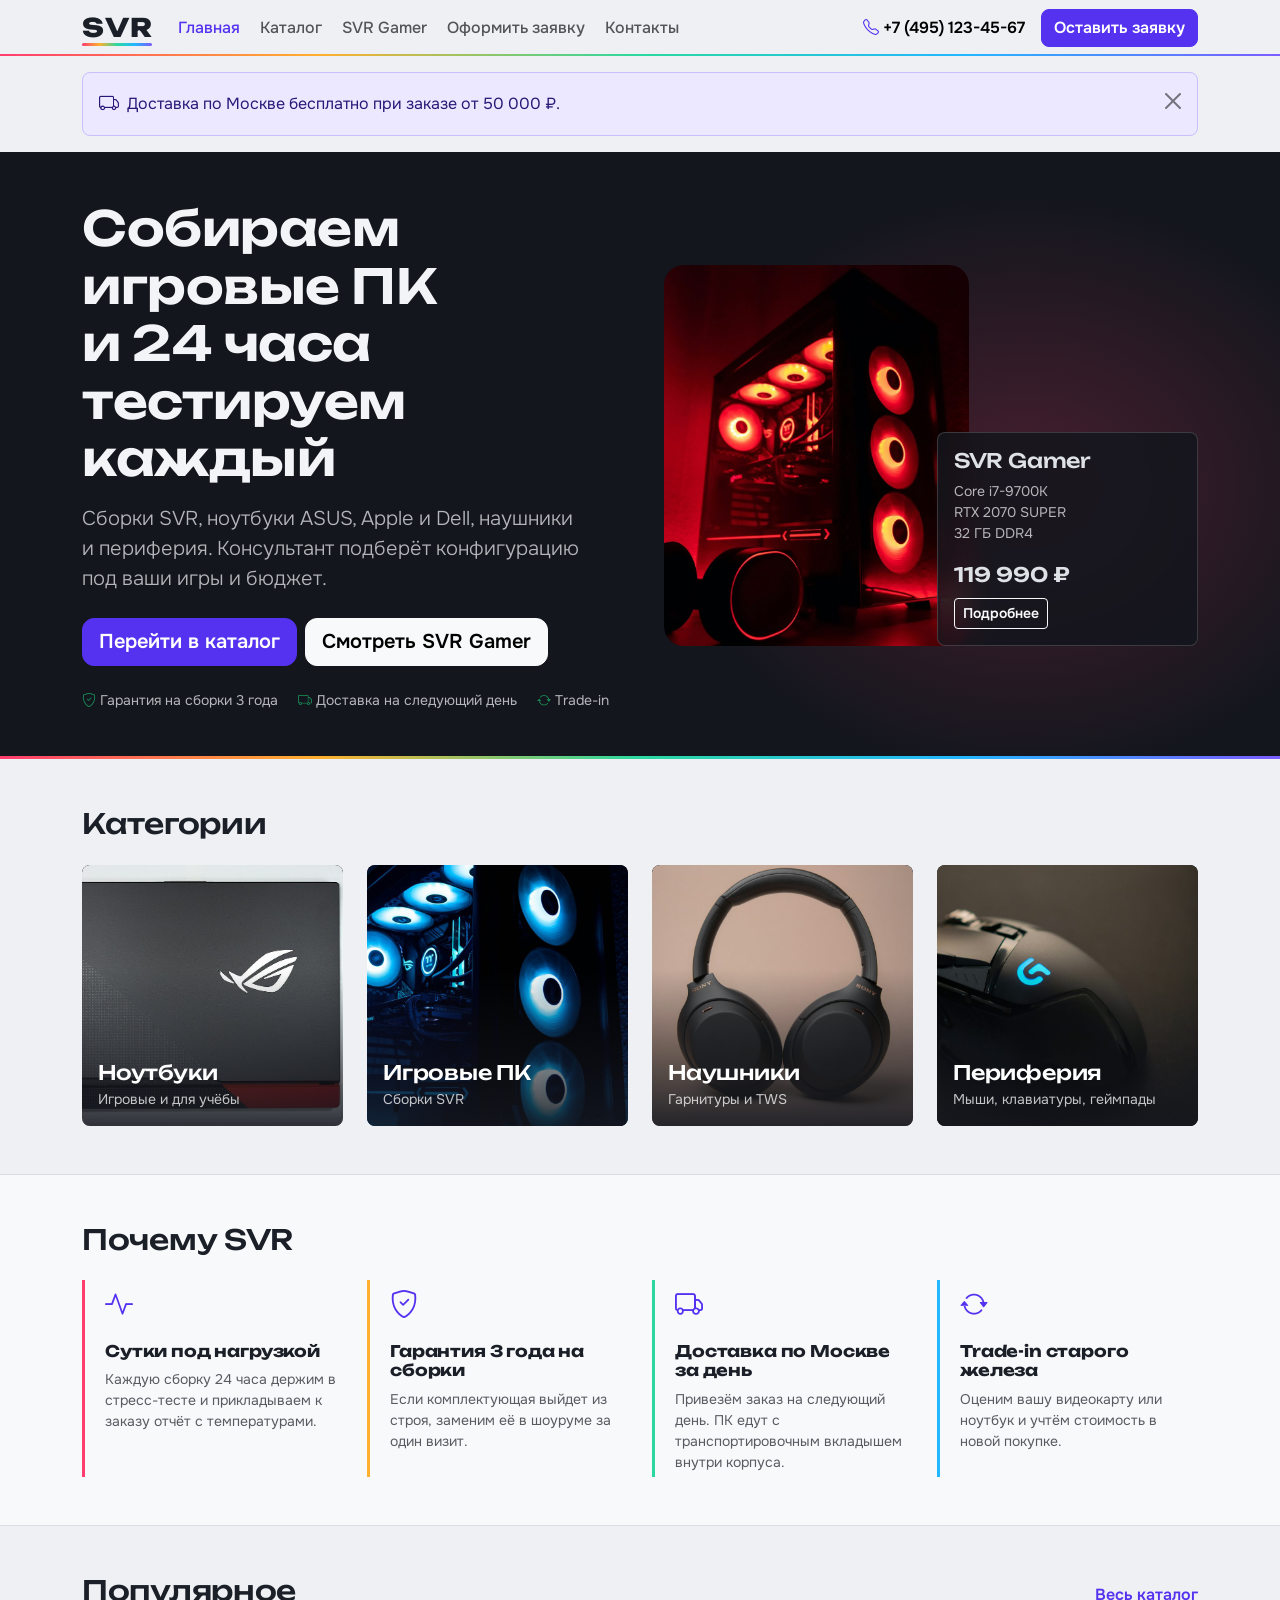
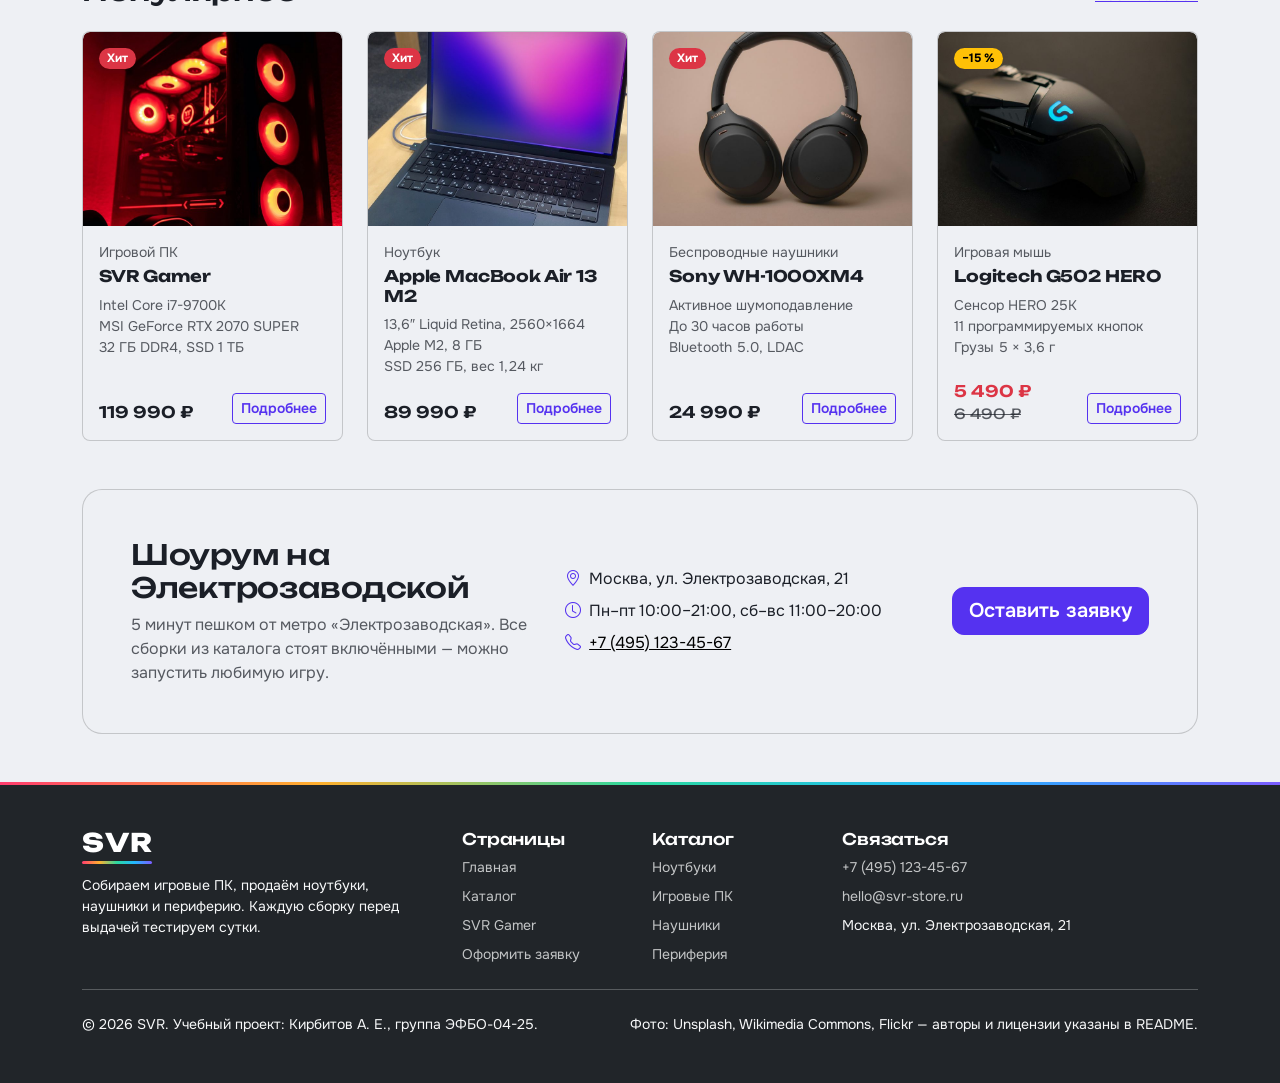
<file: index.html>
<!DOCTYPE html>
<html lang="ru">
<head>
  <meta charset="UTF-8">
  <meta name="viewport" content="width=device-width, initial-scale=1">
  <title>SVR — игровые ПК, ноутбуки и периферия | Bootstrap-версия</title>
  <meta name="description" content="Магазин SVR на Bootstrap: сборки игровых ПК со стресс-тестом 24 часа, ноутбуки, наушники и периферия.">
  <link rel="icon" href="images/favicon.svg" type="image/svg+xml">
  <!-- Bootstrap подключён локально (без CDN): файлы лежат в vendor/ -->
  <link rel="stylesheet" href="vendor/bootstrap/css/bootstrap.min.css?v=2">
  <link rel="stylesheet" href="vendor/bootstrap-icons/bootstrap-icons.min.css?v=2">
  <!-- Свои стили подключаются ПОСЛЕ Bootstrap, чтобы переопределять его -->
  <link rel="stylesheet" href="css/custom.css?v=2">
</head>
<body class="d-flex flex-column min-vh-100">
  <!-- Компонент navbar: на экранах < lg меню сворачивается в кнопку (collapse из Bootstrap JS) -->
  <nav class="navbar navbar-expand-lg bg-body sticky-top svr-navbar" aria-label="Основное меню">
    <div class="container">
      <a class="navbar-brand svr-logo" href="index.html">SVR</a>
      <button class="navbar-toggler" type="button" data-bs-toggle="collapse" data-bs-target="#mainNav"
              aria-controls="mainNav" aria-expanded="false" aria-label="Открыть меню">
        <span class="navbar-toggler-icon"></span>
      </button>
      <div class="collapse navbar-collapse" id="mainNav">
        <ul class="navbar-nav me-auto mb-3 mb-lg-0 gap-lg-1">
          <li class="nav-item"><a class="nav-link active" aria-current="page" href="index.html">Главная</a></li>
          <li class="nav-item"><a class="nav-link" href="catalog.html">Каталог</a></li>
          <li class="nav-item"><a class="nav-link" href="product.html">SVR Gamer</a></li>
          <li class="nav-item"><a class="nav-link" href="order.html">Оформить заявку</a></li>
          <li class="nav-item"><a class="nav-link" href="index.html#contacts">Контакты</a></li>
        </ul>
        <div class="d-flex flex-column flex-lg-row align-items-lg-center gap-2 gap-lg-3 pb-3 pb-lg-0">
          <a class="link-body-emphasis text-decoration-none fw-semibold" href="tel:+74951234567"><i class="bi bi-telephone text-primary me-1" aria-hidden="true"></i>+7 (495) 123-45-67</a>
          <a class="btn btn-primary" href="order.html">Оставить заявку</a>
        </div>
      </div>
    </div>
  </nav>

  <main class="flex-grow-1">
    <!-- Сообщение (alert) с кнопкой закрытия: работает через data-bs-dismiss -->
    <div class="container pt-3">
      <div class="alert alert-primary alert-dismissible fade show d-flex align-items-center gap-2 mb-0" role="alert">
        <i class="bi bi-truck fs-5" aria-hidden="true"></i>
        <span>Доставка по Москве бесплатно при заказе от 50&nbsp;000&nbsp;₽.</span>
        <button type="button" class="btn-close" data-bs-dismiss="alert" aria-label="Закрыть"></button>
      </div>
    </div>

    <!-- Hero-блок на сетке Bootstrap: на телефоне колонки друг под другом, с lg — рядом -->
    <section class="svr-hero mt-3" aria-labelledby="hero-title" data-bs-theme="dark">
      <div class="container py-5">
        <div class="row align-items-center g-5">
          <div class="col-12 col-lg-6">
            <h1 class="display-5 fw-semibold" id="hero-title">Собираем игровые ПК и&nbsp;24&nbsp;часа тестируем каждый</h1>
            <p class="lead text-body-secondary mt-3">Сборки SVR, ноутбуки ASUS, Apple и Dell, наушники и&nbsp;периферия. Консультант подберёт конфигурацию под ваши игры и&nbsp;бюджет.</p>
            <div class="d-flex flex-wrap gap-2 mt-4">
              <a class="btn btn-primary btn-lg" href="catalog.html">Перейти в каталог</a>
              <a class="btn btn-light btn-lg" href="product.html">Смотреть SVR Gamer</a>
            </div>
            <ul class="list-inline small text-body-secondary mt-4 mb-0">
              <li class="list-inline-item me-3"><i class="bi bi-shield-check text-success me-1" aria-hidden="true"></i>Гарантия на сборки 3&nbsp;года</li>
              <li class="list-inline-item me-3"><i class="bi bi-truck text-success me-1" aria-hidden="true"></i>Доставка на следующий день</li>
              <li class="list-inline-item"><i class="bi bi-arrow-repeat text-success me-1" aria-hidden="true"></i>Trade-in</li>
            </ul>
          </div>
          <div class="col-12 col-lg-6">
            <div class="row g-3 align-items-end">
              <div class="col-7">
                <img class="img-fluid rounded-4 svr-hero__img" src="images/hero.jpg" width="900" height="1125" alt="Игровой ПК SVR Gamer: стеклянный корпус, вентиляторы светятся красным">
              </div>
              <div class="col-5">
                <div class="card svr-plate">
                  <div class="card-body">
                    <h2 class="h5 card-title">SVR Gamer</h2>
                    <ul class="list-unstyled small text-body-secondary mb-3">
                      <li>Core i7-9700K</li>
                      <li>RTX 2070 SUPER</li>
                      <li>32&nbsp;ГБ DDR4</li>
                    </ul>
                    <p class="svr-price fs-5 mb-2">119&nbsp;990&nbsp;₽</p>
                    <a class="btn btn-outline-light btn-sm" href="product.html">Подробнее</a>
                  </div>
                </div>
              </div>
            </div>
          </div>
        </div>
      </div>
    </section>

    <!-- Категории: сетка row-cols — 2 колонки на телефоне, 4 на десктопе -->
    <section class="container py-5" aria-labelledby="categories-title">
      <h2 class="h3 mb-4" id="categories-title">Категории</h2>
      <div class="row row-cols-2 row-cols-md-4 g-3 g-lg-4">
          <div class="col">
            <a class="svr-cat card h-100 text-decoration-none" href="catalog.html">
              <img class="card-img svr-cat__img" src="images/c-laptops.jpg" width="800" height="800" alt="" loading="lazy">
              <span class="card-img-overlay d-flex flex-column justify-content-end text-white">
                <span class="h5 mb-1">Ноутбуки</span>
                <span class="small opacity-75">Игровые и для учёбы</span>
              </span>
            </a>
          </div>
          <div class="col">
            <a class="svr-cat card h-100 text-decoration-none" href="catalog.html">
              <img class="card-img svr-cat__img" src="images/c-pc.jpg" width="800" height="800" alt="" loading="lazy">
              <span class="card-img-overlay d-flex flex-column justify-content-end text-white">
                <span class="h5 mb-1">Игровые ПК</span>
                <span class="small opacity-75">Сборки SVR</span>
              </span>
            </a>
          </div>
          <div class="col">
            <a class="svr-cat card h-100 text-decoration-none" href="catalog.html">
              <img class="card-img svr-cat__img" src="images/c-audio.jpg" width="800" height="800" alt="" loading="lazy">
              <span class="card-img-overlay d-flex flex-column justify-content-end text-white">
                <span class="h5 mb-1">Наушники</span>
                <span class="small opacity-75">Гарнитуры и TWS</span>
              </span>
            </a>
          </div>
          <div class="col">
            <a class="svr-cat card h-100 text-decoration-none" href="catalog.html">
              <img class="card-img svr-cat__img" src="images/c-gear.jpg" width="800" height="800" alt="" loading="lazy">
              <span class="card-img-overlay d-flex flex-column justify-content-end text-white">
                <span class="h5 mb-1">Периферия</span>
                <span class="small opacity-75">Мыши, клавиатуры, геймпады</span>
              </span>
            </a>
          </div>
      </div>
    </section>

    <!-- Преимущества -->
    <section class="bg-body-tertiary border-top border-bottom py-5" id="advantages" aria-labelledby="advantages-title">
      <div class="container">
        <h2 class="h3 mb-4" id="advantages-title">Почему SVR</h2>
        <div class="row row-cols-1 row-cols-md-2 row-cols-lg-4 g-4">
          <div class="col">
            <div class="svr-feature h-100">
              <i class="bi bi-activity fs-3 text-primary" aria-hidden="true"></i>
              <h3 class="h6 fw-bold mt-3">Сутки под нагрузкой</h3>
              <p class="small text-body-secondary mb-0">Каждую сборку 24&nbsp;часа держим в стресс-тесте и прикладываем к заказу отчёт с температурами.</p>
            </div>
          </div>
          <div class="col">
            <div class="svr-feature h-100">
              <i class="bi bi-shield-check fs-3 text-primary" aria-hidden="true"></i>
              <h3 class="h6 fw-bold mt-3">Гарантия 3 года на сборки</h3>
              <p class="small text-body-secondary mb-0">Если комплектующая выйдет из строя, заменим её в шоуруме за один визит.</p>
            </div>
          </div>
          <div class="col">
            <div class="svr-feature h-100">
              <i class="bi bi-truck fs-3 text-primary" aria-hidden="true"></i>
              <h3 class="h6 fw-bold mt-3">Доставка по Москве за день</h3>
              <p class="small text-body-secondary mb-0">Привезём заказ на следующий день. ПК едут с транспортировочным вкладышем внутри корпуса.</p>
            </div>
          </div>
          <div class="col">
            <div class="svr-feature h-100">
              <i class="bi bi-arrow-repeat fs-3 text-primary" aria-hidden="true"></i>
              <h3 class="h6 fw-bold mt-3">Trade-in старого железа</h3>
              <p class="small text-body-secondary mb-0">Оценим вашу видеокарту или ноутбук и учтём стоимость в новой покупке.</p>
            </div>
          </div>
        </div>
      </div>
    </section>

    <!-- Популярные товары: компоненты card + badge + btn -->
    <section class="container py-5" id="popular" aria-labelledby="popular-title">
      <div class="d-flex justify-content-between align-items-end mb-4">
        <h2 class="h3 mb-0" id="popular-title">Популярное</h2>
        <a class="link-primary fw-semibold" href="catalog.html">Весь каталог</a>
      </div>
      <div class="row row-cols-1 row-cols-sm-2 row-cols-lg-4 g-4">
          <div class="col">
            <article class="card h-100 svr-card">
              <div class="position-relative">
                <img class="card-img-top svr-card__img" src="images/p-svr-gamer.jpg" width="800" height="600" alt="Игровой ПК SVR Gamer в корпусе со стеклянными панелями, вентиляторы светятся красным" loading="lazy">
                <span class="badge rounded-pill text-bg-danger position-absolute top-0 start-0 m-3">Хит</span>
              </div>
              <div class="card-body d-flex flex-column">
                <p class="small text-body-secondary mb-1">Игровой ПК</p>
                <h3 class="card-title h6 fw-bold">SVR Gamer</h3>
                <ul class="list-unstyled small text-body-secondary mb-3">
                  <li>Intel Core i7-9700K</li>
                  <li>MSI GeForce RTX 2070 SUPER</li>
                  <li>32&nbsp;ГБ DDR4, SSD 1&nbsp;ТБ</li>
                </ul>
                <div class="mt-auto d-flex align-items-end justify-content-between gap-2">
                  <p class="svr-price mb-0 d-flex flex-column ">119&nbsp;990&nbsp;₽</p>
                  <a class="btn btn-outline-primary btn-sm" href="product.html">Подробнее<span class="visually-hidden"> про SVR Gamer</span></a>
                </div>
              </div>
            </article>
          </div>
          <div class="col">
            <article class="card h-100 svr-card">
              <div class="position-relative">
                <img class="card-img-top svr-card__img" src="images/p-macbook-air-m2.jpg" width="800" height="600" alt="Ноутбук Apple MacBook Air M2 цвета «тёмная ночь» с открытой крышкой" loading="lazy">
                <span class="badge rounded-pill text-bg-danger position-absolute top-0 start-0 m-3">Хит</span>
              </div>
              <div class="card-body d-flex flex-column">
                <p class="small text-body-secondary mb-1">Ноутбук</p>
                <h3 class="card-title h6 fw-bold">Apple MacBook Air 13 M2</h3>
                <ul class="list-unstyled small text-body-secondary mb-3">
                  <li>13,6″ Liquid Retina, 2560×1664</li>
                  <li>Apple M2, 8&nbsp;ГБ</li>
                  <li>SSD 256&nbsp;ГБ, вес 1,24&nbsp;кг</li>
                </ul>
                <div class="mt-auto d-flex align-items-end justify-content-between gap-2">
                  <p class="svr-price mb-0 d-flex flex-column ">89&nbsp;990&nbsp;₽</p>
                  <a class="btn btn-outline-primary btn-sm" href="product.html">Подробнее<span class="visually-hidden"> про Apple MacBook Air 13 M2</span></a>
                </div>
              </div>
            </article>
          </div>
          <div class="col">
            <article class="card h-100 svr-card">
              <div class="position-relative">
                <img class="card-img-top svr-card__img" src="images/p-sony-wh-1000xm4.jpg" width="800" height="600" alt="Чёрные полноразмерные наушники Sony WH-1000XM4 на бежевом фоне" loading="lazy">
                <span class="badge rounded-pill text-bg-danger position-absolute top-0 start-0 m-3">Хит</span>
              </div>
              <div class="card-body d-flex flex-column">
                <p class="small text-body-secondary mb-1">Беспроводные наушники</p>
                <h3 class="card-title h6 fw-bold">Sony WH-1000XM4</h3>
                <ul class="list-unstyled small text-body-secondary mb-3">
                  <li>Активное шумоподавление</li>
                  <li>До 30&nbsp;часов работы</li>
                  <li>Bluetooth 5.0, LDAC</li>
                </ul>
                <div class="mt-auto d-flex align-items-end justify-content-between gap-2">
                  <p class="svr-price mb-0 d-flex flex-column ">24&nbsp;990&nbsp;₽</p>
                  <a class="btn btn-outline-primary btn-sm" href="product.html">Подробнее<span class="visually-hidden"> про Sony WH-1000XM4</span></a>
                </div>
              </div>
            </article>
          </div>
          <div class="col">
            <article class="card h-100 svr-card">
              <div class="position-relative">
                <img class="card-img-top svr-card__img" src="images/p-logitech-g502.jpg" width="800" height="600" alt="Проводная игровая мышь Logitech G502 HERO с подсвеченным логотипом" loading="lazy">
                <span class="badge rounded-pill text-bg-warning position-absolute top-0 start-0 m-3">−15&nbsp;%</span>
              </div>
              <div class="card-body d-flex flex-column">
                <p class="small text-body-secondary mb-1">Игровая мышь</p>
                <h3 class="card-title h6 fw-bold">Logitech G502 HERO</h3>
                <ul class="list-unstyled small text-body-secondary mb-3">
                  <li>Сенсор HERO 25K</li>
                  <li>11 программируемых кнопок</li>
                  <li>Грузы 5 × 3,6&nbsp;г</li>
                </ul>
                <div class="mt-auto d-flex align-items-end justify-content-between gap-2">
                  <p class="svr-price mb-0 d-flex flex-column text-danger">5&nbsp;490&nbsp;₽ <s class="small text-body-secondary fw-normal">6&nbsp;490&nbsp;₽</s></p>
                  <a class="btn btn-outline-primary btn-sm" href="product.html">Подробнее<span class="visually-hidden"> про Logitech G502 HERO</span></a>
                </div>
              </div>
            </article>
          </div>
      </div>
    </section>

    <!-- Контакты -->
    <section class="container pb-5" id="contacts" aria-labelledby="contacts-title">
      <div class="card svr-panel">
        <div class="card-body p-4 p-lg-5">
          <div class="row g-4 align-items-center">
            <div class="col-12 col-lg-5">
              <h2 class="h3" id="contacts-title">Шоурум на Электрозаводской</h2>
              <p class="text-body-secondary mb-0">5 минут пешком от метро «Электрозаводская». Все сборки из каталога стоят включёнными — можно запустить любимую игру.</p>
            </div>
            <div class="col-12 col-md-7 col-lg-4">
              <ul class="list-unstyled d-grid gap-2 mb-0">
                <li><i class="bi bi-geo-alt text-primary me-2" aria-hidden="true"></i>Москва, ул. Электрозаводская, 21</li>
                <li><i class="bi bi-clock text-primary me-2" aria-hidden="true"></i>Пн–пт 10:00–21:00, сб–вс 11:00–20:00</li>
                <li><i class="bi bi-telephone text-primary me-2" aria-hidden="true"></i><a class="link-body-emphasis" href="tel:+74951234567">+7 (495) 123-45-67</a></li>
              </ul>
            </div>
            <div class="col-12 col-md-5 col-lg-3 text-md-end">
              <a class="btn btn-primary btn-lg" href="order.html">Оставить заявку</a>
            </div>
          </div>
        </div>
      </div>
    </section>
  </main>

  <footer class="svr-footer bg-dark text-light-emphasis" data-bs-theme="dark">
    <div class="container py-5">
      <div class="row g-4">
        <div class="col-12 col-lg-4">
          <a class="svr-logo svr-logo--light text-decoration-none" href="index.html">SVR</a>
          <p class="small mt-3 mb-0">Собираем игровые ПК, продаём ноутбуки, наушники и периферию. Каждую сборку перед выдачей тестируем сутки.</p>
        </div>
        <nav class="col-6 col-md-4 col-lg-2" aria-label="Страницы сайта">
          <h2 class="h6 text-white">Страницы</h2>
          <ul class="list-unstyled small d-grid gap-2 mb-0">
            <li><a class="link-light link-opacity-75 link-opacity-100-hover text-decoration-none" href="index.html">Главная</a></li>
            <li><a class="link-light link-opacity-75 link-opacity-100-hover text-decoration-none" href="catalog.html">Каталог</a></li>
            <li><a class="link-light link-opacity-75 link-opacity-100-hover text-decoration-none" href="product.html">SVR Gamer</a></li>
            <li><a class="link-light link-opacity-75 link-opacity-100-hover text-decoration-none" href="order.html">Оформить заявку</a></li>
          </ul>
        </nav>
        <nav class="col-6 col-md-4 col-lg-2" aria-label="Категории каталога">
          <h2 class="h6 text-white">Каталог</h2>
          <ul class="list-unstyled small d-grid gap-2 mb-0">
            <li><a class="link-light link-opacity-75 link-opacity-100-hover text-decoration-none" href="catalog.html">Ноутбуки</a></li>
            <li><a class="link-light link-opacity-75 link-opacity-100-hover text-decoration-none" href="catalog.html">Игровые ПК</a></li>
            <li><a class="link-light link-opacity-75 link-opacity-100-hover text-decoration-none" href="catalog.html">Наушники</a></li>
            <li><a class="link-light link-opacity-75 link-opacity-100-hover text-decoration-none" href="catalog.html">Периферия</a></li>
          </ul>
        </nav>
        <div class="col-12 col-md-4 col-lg-4">
          <h2 class="h6 text-white">Связаться</h2>
          <address class="small mb-0 d-grid gap-2">
            <a class="link-light link-opacity-75 link-opacity-100-hover text-decoration-none" href="tel:+74951234567">+7 (495) 123-45-67</a>
            <a class="link-light link-opacity-75 link-opacity-100-hover text-decoration-none" href="mailto:hello@svr-store.ru">hello@svr-store.ru</a>
            <span>Москва, ул. Электрозаводская, 21</span>
          </address>
        </div>
      </div>
      <hr class="my-4">
      <div class="d-flex flex-column flex-md-row justify-content-between gap-2 small">
        <p class="mb-0">© 2026 SVR. Учебный проект: Кирбитов А. Е., группа ЭФБО-04-25.</p>
        <p class="mb-0">Фото: Unsplash, Wikimedia Commons, Flickr — авторы и лицензии указаны в README.</p>
      </div>
    </div>
  </footer>

  <!-- Bootstrap JS Bundle (вместе с Popper): нужен для collapse, modal, carousel, tabs, offcanvas -->
  <script src="vendor/bootstrap/js/bootstrap.bundle.min.js?v=2"></script>
</body>
</html>
</file>
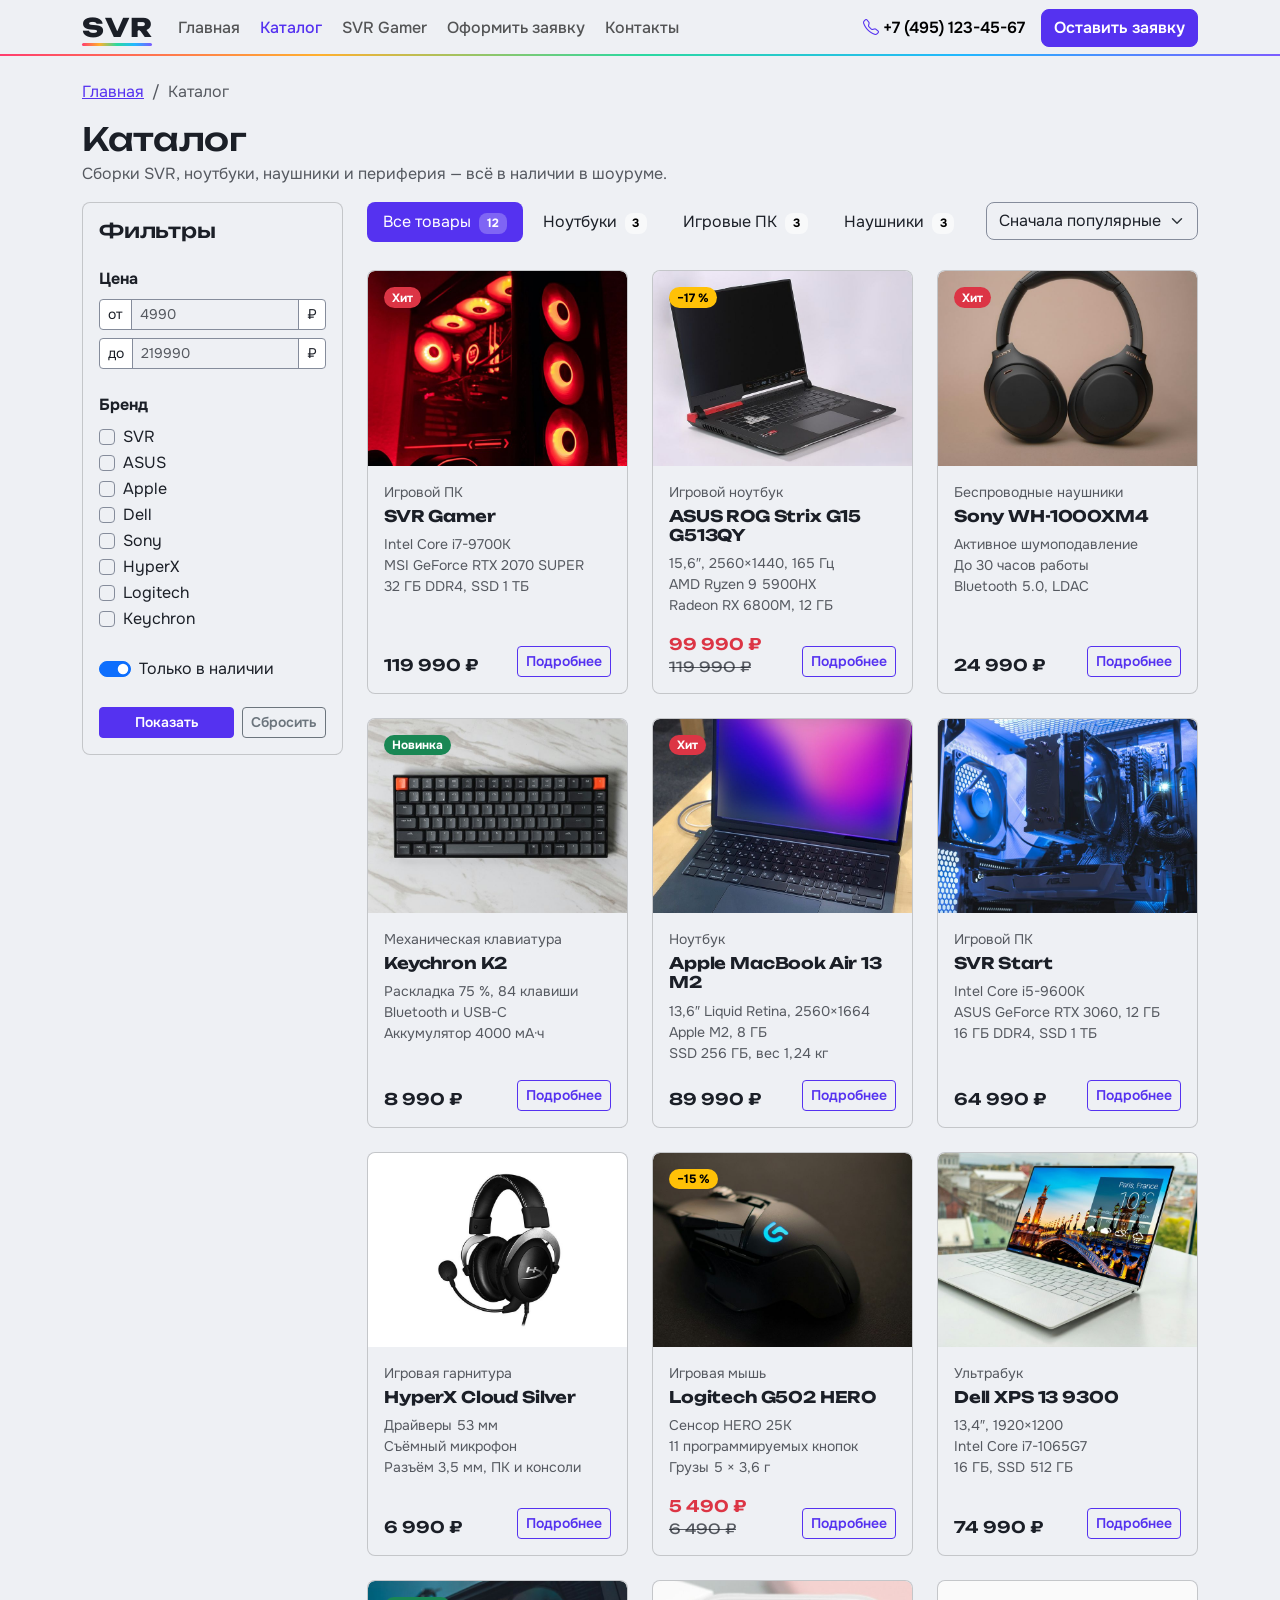
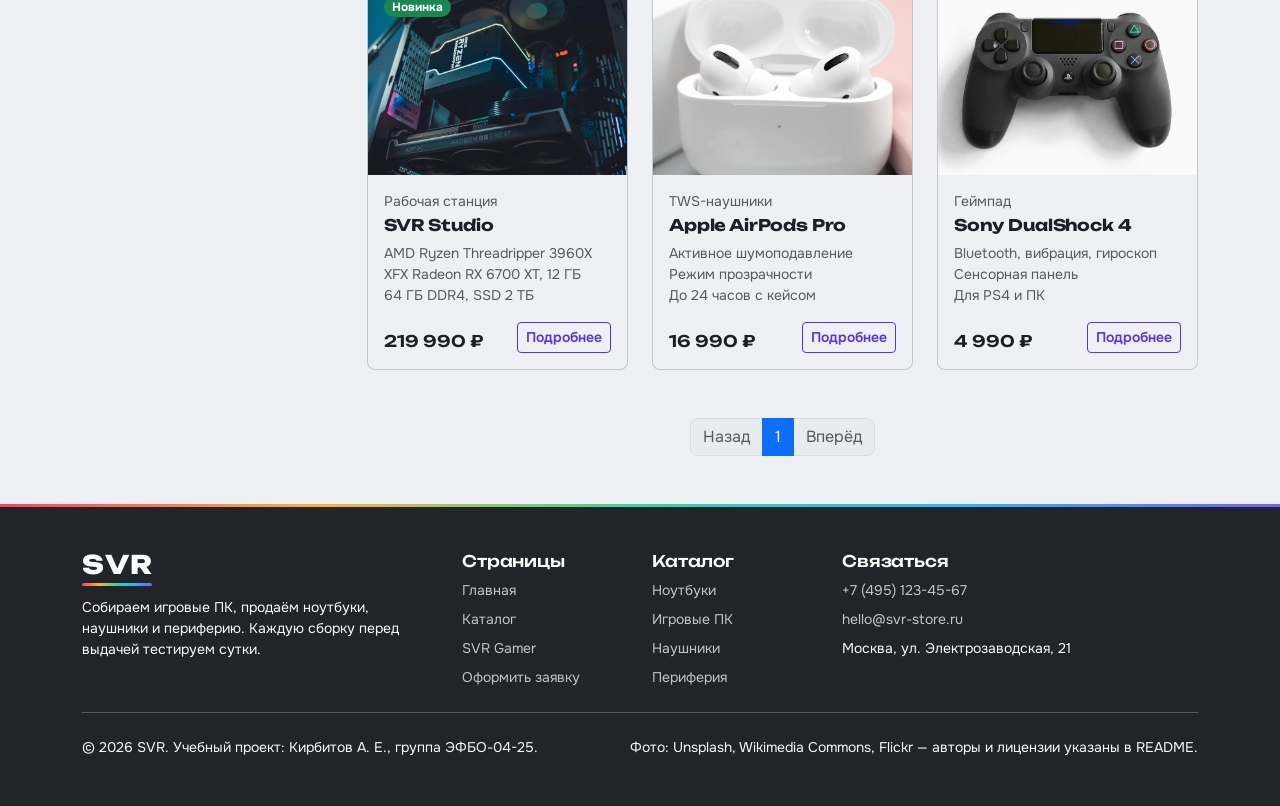
<file: catalog.html>
<!DOCTYPE html>
<html lang="ru">
<head>
  <meta charset="UTF-8">
  <meta name="viewport" content="width=device-width, initial-scale=1">
  <title>Каталог — SVR | Bootstrap-версия</title>
  <meta name="description" content="Каталог SVR на Bootstrap: ноутбуки, сборки игровых ПК, наушники и периферия с фильтром по категориям.">
  <link rel="icon" href="images/favicon.svg" type="image/svg+xml">
  <!-- Bootstrap подключён локально (без CDN): файлы лежат в vendor/ -->
  <link rel="stylesheet" href="vendor/bootstrap/css/bootstrap.min.css?v=2">
  <link rel="stylesheet" href="vendor/bootstrap-icons/bootstrap-icons.min.css?v=2">
  <!-- Свои стили подключаются ПОСЛЕ Bootstrap, чтобы переопределять его -->
  <link rel="stylesheet" href="css/custom.css?v=2">
</head>
<body class="d-flex flex-column min-vh-100">
  <!-- Компонент navbar: на экранах < lg меню сворачивается в кнопку (collapse из Bootstrap JS) -->
  <nav class="navbar navbar-expand-lg bg-body sticky-top svr-navbar" aria-label="Основное меню">
    <div class="container">
      <a class="navbar-brand svr-logo" href="index.html">SVR</a>
      <button class="navbar-toggler" type="button" data-bs-toggle="collapse" data-bs-target="#mainNav"
              aria-controls="mainNav" aria-expanded="false" aria-label="Открыть меню">
        <span class="navbar-toggler-icon"></span>
      </button>
      <div class="collapse navbar-collapse" id="mainNav">
        <ul class="navbar-nav me-auto mb-3 mb-lg-0 gap-lg-1">
          <li class="nav-item"><a class="nav-link" href="index.html">Главная</a></li>
          <li class="nav-item"><a class="nav-link active" aria-current="page" href="catalog.html">Каталог</a></li>
          <li class="nav-item"><a class="nav-link" href="product.html">SVR Gamer</a></li>
          <li class="nav-item"><a class="nav-link" href="order.html">Оформить заявку</a></li>
          <li class="nav-item"><a class="nav-link" href="index.html#contacts">Контакты</a></li>
        </ul>
        <div class="d-flex flex-column flex-lg-row align-items-lg-center gap-2 gap-lg-3 pb-3 pb-lg-0">
          <a class="link-body-emphasis text-decoration-none fw-semibold" href="tel:+74951234567"><i class="bi bi-telephone text-primary me-1" aria-hidden="true"></i>+7 (495) 123-45-67</a>
          <a class="btn btn-primary" href="order.html">Оставить заявку</a>
        </div>
      </div>
    </div>
  </nav>

  <main class="flex-grow-1">
    <div class="container">
      <nav aria-label="Хлебные крошки" class="pt-4">
        <ol class="breadcrumb small mb-0">
          <li class="breadcrumb-item"><a href="index.html">Главная</a></li>
          <li class="breadcrumb-item active" aria-current="page">Каталог</li>
        </ol>
      </nav>
      <div class="d-flex flex-wrap justify-content-between align-items-end gap-3 py-3">
        <div>
          <h1 class="h2 mb-1">Каталог</h1>
          <p class="text-body-secondary mb-0">Сборки SVR, ноутбуки, наушники и периферия — всё в наличии в шоуруме.</p>
        </div>
        <!-- Кнопка видна только на экранах < lg: открывает фильтры в offcanvas -->
        <button class="btn btn-outline-primary d-lg-none" type="button" data-bs-toggle="offcanvas" data-bs-target="#filters" aria-controls="filters">
          <i class="bi bi-funnel me-1" aria-hidden="true"></i>Фильтры
        </button>
      </div>

      <div class="row g-4 pb-5">
        <!-- offcanvas-lg: на десктопе это обычная колонка, на телефоне — выезжающая панель -->
        <aside class="col-lg-3">
          <div class="offcanvas-lg offcanvas-start" tabindex="-1" id="filters">
            <div class="offcanvas-header">
              <h2 class="offcanvas-title h5" id="filtersLabel">Фильтры</h2>
              <button type="button" class="btn-close" data-bs-dismiss="offcanvas" data-bs-target="#filters" aria-label="Закрыть"></button>
            </div>
            <div class="offcanvas-body">
              <form class="card svr-filter w-100" action="catalog.html" method="get">
                <div class="card-body d-grid gap-4">
                  <h2 class="h5 mb-0 d-none d-lg-block">Фильтры</h2>
                  <fieldset>
                    <legend class="fs-6 fw-bold">Цена</legend>
                    <div class="input-group input-group-sm mb-2">
                      <span class="input-group-text">от</span>
                      <input type="number" class="form-control" name="price_from" min="0" step="1000" placeholder="4990" aria-label="Цена от">
                      <span class="input-group-text">₽</span>
                    </div>
                    <div class="input-group input-group-sm">
                      <span class="input-group-text">до</span>
                      <input type="number" class="form-control" name="price_to" min="0" step="1000" placeholder="219990" aria-label="Цена до">
                      <span class="input-group-text">₽</span>
                    </div>
                  </fieldset>
                  <fieldset>
                    <legend class="fs-6 fw-bold">Бренд</legend>
                <div class="form-check">
                  <input class="form-check-input" type="checkbox" value="svr" id="brand-svr" name="brand">
                  <label class="form-check-label" for="brand-svr">SVR</label>
                </div>
                <div class="form-check">
                  <input class="form-check-input" type="checkbox" value="asus" id="brand-asus" name="brand">
                  <label class="form-check-label" for="brand-asus">ASUS</label>
                </div>
                <div class="form-check">
                  <input class="form-check-input" type="checkbox" value="apple" id="brand-apple" name="brand">
                  <label class="form-check-label" for="brand-apple">Apple</label>
                </div>
                <div class="form-check">
                  <input class="form-check-input" type="checkbox" value="dell" id="brand-dell" name="brand">
                  <label class="form-check-label" for="brand-dell">Dell</label>
                </div>
                <div class="form-check">
                  <input class="form-check-input" type="checkbox" value="sony" id="brand-sony" name="brand">
                  <label class="form-check-label" for="brand-sony">Sony</label>
                </div>
                <div class="form-check">
                  <input class="form-check-input" type="checkbox" value="hyperx" id="brand-hyperx" name="brand">
                  <label class="form-check-label" for="brand-hyperx">HyperX</label>
                </div>
                <div class="form-check">
                  <input class="form-check-input" type="checkbox" value="logitech" id="brand-logitech" name="brand">
                  <label class="form-check-label" for="brand-logitech">Logitech</label>
                </div>
                <div class="form-check">
                  <input class="form-check-input" type="checkbox" value="keychron" id="brand-keychron" name="brand">
                  <label class="form-check-label" for="brand-keychron">Keychron</label>
                </div>
                  </fieldset>
                  <div class="form-check form-switch">
                    <input class="form-check-input" type="checkbox" role="switch" id="in-stock" name="in_stock" checked>
                    <label class="form-check-label" for="in-stock">Только в наличии</label>
                  </div>
                  <div class="d-flex gap-2">
                    <button class="btn btn-primary btn-sm flex-grow-1" type="submit">Показать</button>
                    <button class="btn btn-outline-secondary btn-sm" type="reset">Сбросить</button>
                  </div>
                </div>
              </form>
            </div>
          </div>
        </aside>

        <section class="col-lg-9" aria-labelledby="catalog-list-title">
          <h2 class="visually-hidden" id="catalog-list-title">Товары</h2>
          <div class="d-flex flex-column flex-md-row justify-content-between gap-3 mb-4">
            <!-- Категории переключаются компонентом Tabs (nav-pills) без собственного JavaScript -->
            <ul class="nav nav-pills svr-pills flex-nowrap overflow-x-auto pb-1" id="catalogTabs" role="tablist">
            <li class="nav-item" role="presentation">
              <button class="nav-link active" id="tab-all" data-bs-toggle="pill" data-bs-target="#pane-all" type="button" role="tab" aria-controls="pane-all" aria-selected="true">Все товары <span class="badge text-bg-light ms-1">12</span></button>
            </li>
            <li class="nav-item" role="presentation">
              <button class="nav-link" id="tab-laptops" data-bs-toggle="pill" data-bs-target="#pane-laptops" type="button" role="tab" aria-controls="pane-laptops" aria-selected="false">Ноутбуки <span class="badge text-bg-light ms-1">3</span></button>
            </li>
            <li class="nav-item" role="presentation">
              <button class="nav-link" id="tab-builds" data-bs-toggle="pill" data-bs-target="#pane-builds" type="button" role="tab" aria-controls="pane-builds" aria-selected="false">Игровые ПК <span class="badge text-bg-light ms-1">3</span></button>
            </li>
            <li class="nav-item" role="presentation">
              <button class="nav-link" id="tab-audio" data-bs-toggle="pill" data-bs-target="#pane-audio" type="button" role="tab" aria-controls="pane-audio" aria-selected="false">Наушники <span class="badge text-bg-light ms-1">3</span></button>
            </li>
            <li class="nav-item" role="presentation">
              <button class="nav-link" id="tab-gear" data-bs-toggle="pill" data-bs-target="#pane-gear" type="button" role="tab" aria-controls="pane-gear" aria-selected="false">Периферия <span class="badge text-bg-light ms-1">3</span></button>
            </li>
            </ul>
            <div class="flex-shrink-0">
              <label class="visually-hidden" for="sort">Сортировка</label>
              <select class="form-select" id="sort" name="sort">
                <option value="popular">Сначала популярные</option>
                <option value="cheap">Сначала дешевле</option>
                <option value="expensive">Сначала дороже</option>
              </select>
            </div>
          </div>
          <div class="tab-content">
          <div class="tab-pane fade show active" id="pane-all" role="tabpanel" aria-labelledby="tab-all" tabindex="0">
            <div class="row row-cols-1 row-cols-sm-2 row-cols-xl-3 g-4">
              <div class="col">
                <article class="card h-100 svr-card">
                  <div class="position-relative">
                    <img class="card-img-top svr-card__img" src="images/p-svr-gamer.jpg" width="800" height="600" alt="Игровой ПК SVR Gamer в корпусе со стеклянными панелями, вентиляторы светятся красным" loading="lazy">
                    <span class="badge rounded-pill text-bg-danger position-absolute top-0 start-0 m-3">Хит</span>
                  </div>
                  <div class="card-body d-flex flex-column">
                    <p class="small text-body-secondary mb-1">Игровой ПК</p>
                    <h3 class="card-title h6 fw-bold">SVR Gamer</h3>
                    <ul class="list-unstyled small text-body-secondary mb-3">
                      <li>Intel Core i7-9700K</li>
                      <li>MSI GeForce RTX 2070 SUPER</li>
                      <li>32&nbsp;ГБ DDR4, SSD 1&nbsp;ТБ</li>
                    </ul>
                    <div class="mt-auto d-flex align-items-end justify-content-between gap-2">
                      <p class="svr-price mb-0 d-flex flex-column ">119&nbsp;990&nbsp;₽</p>
                      <a class="btn btn-outline-primary btn-sm" href="product.html">Подробнее<span class="visually-hidden"> про SVR Gamer</span></a>
                    </div>
                  </div>
                </article>
              </div>
              <div class="col">
                <article class="card h-100 svr-card">
                  <div class="position-relative">
                    <img class="card-img-top svr-card__img" src="images/p-rog-strix-g15.jpg" width="800" height="600" alt="Игровой ноутбук ASUS ROG Strix G15 серого цвета с красной вставкой у петли" loading="lazy">
                    <span class="badge rounded-pill text-bg-warning position-absolute top-0 start-0 m-3">−17&nbsp;%</span>
                  </div>
                  <div class="card-body d-flex flex-column">
                    <p class="small text-body-secondary mb-1">Игровой ноутбук</p>
                    <h3 class="card-title h6 fw-bold">ASUS ROG Strix G15 G513QY</h3>
                    <ul class="list-unstyled small text-body-secondary mb-3">
                      <li>15,6″, 2560×1440, 165&nbsp;Гц</li>
                      <li>AMD Ryzen 9 5900HX</li>
                      <li>Radeon RX 6800M, 12&nbsp;ГБ</li>
                    </ul>
                    <div class="mt-auto d-flex align-items-end justify-content-between gap-2">
                      <p class="svr-price mb-0 d-flex flex-column text-danger">99&nbsp;990&nbsp;₽ <s class="small text-body-secondary fw-normal">119&nbsp;990&nbsp;₽</s></p>
                      <a class="btn btn-outline-primary btn-sm" href="product.html">Подробнее<span class="visually-hidden"> про ASUS ROG Strix G15 G513QY</span></a>
                    </div>
                  </div>
                </article>
              </div>
              <div class="col">
                <article class="card h-100 svr-card">
                  <div class="position-relative">
                    <img class="card-img-top svr-card__img" src="images/p-sony-wh-1000xm4.jpg" width="800" height="600" alt="Чёрные полноразмерные наушники Sony WH-1000XM4 на бежевом фоне" loading="lazy">
                    <span class="badge rounded-pill text-bg-danger position-absolute top-0 start-0 m-3">Хит</span>
                  </div>
                  <div class="card-body d-flex flex-column">
                    <p class="small text-body-secondary mb-1">Беспроводные наушники</p>
                    <h3 class="card-title h6 fw-bold">Sony WH-1000XM4</h3>
                    <ul class="list-unstyled small text-body-secondary mb-3">
                      <li>Активное шумоподавление</li>
                      <li>До 30&nbsp;часов работы</li>
                      <li>Bluetooth 5.0, LDAC</li>
                    </ul>
                    <div class="mt-auto d-flex align-items-end justify-content-between gap-2">
                      <p class="svr-price mb-0 d-flex flex-column ">24&nbsp;990&nbsp;₽</p>
                      <a class="btn btn-outline-primary btn-sm" href="product.html">Подробнее<span class="visually-hidden"> про Sony WH-1000XM4</span></a>
                    </div>
                  </div>
                </article>
              </div>
              <div class="col">
                <article class="card h-100 svr-card">
                  <div class="position-relative">
                    <img class="card-img-top svr-card__img" src="images/p-keychron-k2.jpg" width="800" height="600" alt="Механическая клавиатура Keychron K2 с оранжевой клавишей Esc на мраморной поверхности" loading="lazy">
                    <span class="badge rounded-pill text-bg-success position-absolute top-0 start-0 m-3">Новинка</span>
                  </div>
                  <div class="card-body d-flex flex-column">
                    <p class="small text-body-secondary mb-1">Механическая клавиатура</p>
                    <h3 class="card-title h6 fw-bold">Keychron K2</h3>
                    <ul class="list-unstyled small text-body-secondary mb-3">
                      <li>Раскладка 75&nbsp;%, 84&nbsp;клавиши</li>
                      <li>Bluetooth и USB-C</li>
                      <li>Аккумулятор 4000&nbsp;мА·ч</li>
                    </ul>
                    <div class="mt-auto d-flex align-items-end justify-content-between gap-2">
                      <p class="svr-price mb-0 d-flex flex-column ">8&nbsp;990&nbsp;₽</p>
                      <a class="btn btn-outline-primary btn-sm" href="product.html">Подробнее<span class="visually-hidden"> про Keychron K2</span></a>
                    </div>
                  </div>
                </article>
              </div>
              <div class="col">
                <article class="card h-100 svr-card">
                  <div class="position-relative">
                    <img class="card-img-top svr-card__img" src="images/p-macbook-air-m2.jpg" width="800" height="600" alt="Ноутбук Apple MacBook Air M2 цвета «тёмная ночь» с открытой крышкой" loading="lazy">
                    <span class="badge rounded-pill text-bg-danger position-absolute top-0 start-0 m-3">Хит</span>
                  </div>
                  <div class="card-body d-flex flex-column">
                    <p class="small text-body-secondary mb-1">Ноутбук</p>
                    <h3 class="card-title h6 fw-bold">Apple MacBook Air 13 M2</h3>
                    <ul class="list-unstyled small text-body-secondary mb-3">
                      <li>13,6″ Liquid Retina, 2560×1664</li>
                      <li>Apple M2, 8&nbsp;ГБ</li>
                      <li>SSD 256&nbsp;ГБ, вес 1,24&nbsp;кг</li>
                    </ul>
                    <div class="mt-auto d-flex align-items-end justify-content-between gap-2">
                      <p class="svr-price mb-0 d-flex flex-column ">89&nbsp;990&nbsp;₽</p>
                      <a class="btn btn-outline-primary btn-sm" href="product.html">Подробнее<span class="visually-hidden"> про Apple MacBook Air 13 M2</span></a>
                    </div>
                  </div>
                </article>
              </div>
              <div class="col">
                <article class="card h-100 svr-card">
                  <div class="position-relative">
                    <img class="card-img-top svr-card__img" src="images/p-svr-start.jpg" width="800" height="600" alt="SVR Start изнутри: башенный кулер Cooler Master, память Corsair и видеокарта ASUS" loading="lazy">
                  </div>
                  <div class="card-body d-flex flex-column">
                    <p class="small text-body-secondary mb-1">Игровой ПК</p>
                    <h3 class="card-title h6 fw-bold">SVR Start</h3>
                    <ul class="list-unstyled small text-body-secondary mb-3">
                      <li>Intel Core i5-9600K</li>
                      <li>ASUS GeForce RTX 3060, 12&nbsp;ГБ</li>
                      <li>16&nbsp;ГБ DDR4, SSD 1&nbsp;ТБ</li>
                    </ul>
                    <div class="mt-auto d-flex align-items-end justify-content-between gap-2">
                      <p class="svr-price mb-0 d-flex flex-column ">64&nbsp;990&nbsp;₽</p>
                      <a class="btn btn-outline-primary btn-sm" href="product.html">Подробнее<span class="visually-hidden"> про SVR Start</span></a>
                    </div>
                  </div>
                </article>
              </div>
              <div class="col">
                <article class="card h-100 svr-card">
                  <div class="position-relative">
                    <img class="card-img-top svr-card__img" src="images/p-hyperx-cloud.jpg" width="800" height="600" alt="Проводная игровая гарнитура HyperX Cloud серебристо-чёрного цвета со съёмным микрофоном" loading="lazy">
                  </div>
                  <div class="card-body d-flex flex-column">
                    <p class="small text-body-secondary mb-1">Игровая гарнитура</p>
                    <h3 class="card-title h6 fw-bold">HyperX Cloud Silver</h3>
                    <ul class="list-unstyled small text-body-secondary mb-3">
                      <li>Драйверы 53&nbsp;мм</li>
                      <li>Съёмный микрофон</li>
                      <li>Разъём 3,5&nbsp;мм, ПК и консоли</li>
                    </ul>
                    <div class="mt-auto d-flex align-items-end justify-content-between gap-2">
                      <p class="svr-price mb-0 d-flex flex-column ">6&nbsp;990&nbsp;₽</p>
                      <a class="btn btn-outline-primary btn-sm" href="product.html">Подробнее<span class="visually-hidden"> про HyperX Cloud Silver</span></a>
                    </div>
                  </div>
                </article>
              </div>
              <div class="col">
                <article class="card h-100 svr-card">
                  <div class="position-relative">
                    <img class="card-img-top svr-card__img" src="images/p-logitech-g502.jpg" width="800" height="600" alt="Проводная игровая мышь Logitech G502 HERO с подсвеченным логотипом" loading="lazy">
                    <span class="badge rounded-pill text-bg-warning position-absolute top-0 start-0 m-3">−15&nbsp;%</span>
                  </div>
                  <div class="card-body d-flex flex-column">
                    <p class="small text-body-secondary mb-1">Игровая мышь</p>
                    <h3 class="card-title h6 fw-bold">Logitech G502 HERO</h3>
                    <ul class="list-unstyled small text-body-secondary mb-3">
                      <li>Сенсор HERO 25K</li>
                      <li>11 программируемых кнопок</li>
                      <li>Грузы 5 × 3,6&nbsp;г</li>
                    </ul>
                    <div class="mt-auto d-flex align-items-end justify-content-between gap-2">
                      <p class="svr-price mb-0 d-flex flex-column text-danger">5&nbsp;490&nbsp;₽ <s class="small text-body-secondary fw-normal">6&nbsp;490&nbsp;₽</s></p>
                      <a class="btn btn-outline-primary btn-sm" href="product.html">Подробнее<span class="visually-hidden"> про Logitech G502 HERO</span></a>
                    </div>
                  </div>
                </article>
              </div>
              <div class="col">
                <article class="card h-100 svr-card">
                  <div class="position-relative">
                    <img class="card-img-top svr-card__img" src="images/p-dell-xps-13.jpg" width="800" height="600" alt="Белый ультрабук Dell XPS 13 на подоконнике с видом на город" loading="lazy">
                  </div>
                  <div class="card-body d-flex flex-column">
                    <p class="small text-body-secondary mb-1">Ультрабук</p>
                    <h3 class="card-title h6 fw-bold">Dell XPS 13 9300</h3>
                    <ul class="list-unstyled small text-body-secondary mb-3">
                      <li>13,4″, 1920×1200</li>
                      <li>Intel Core i7-1065G7</li>
                      <li>16&nbsp;ГБ, SSD 512&nbsp;ГБ</li>
                    </ul>
                    <div class="mt-auto d-flex align-items-end justify-content-between gap-2">
                      <p class="svr-price mb-0 d-flex flex-column ">74&nbsp;990&nbsp;₽</p>
                      <a class="btn btn-outline-primary btn-sm" href="product.html">Подробнее<span class="visually-hidden"> про Dell XPS 13 9300</span></a>
                    </div>
                  </div>
                </article>
              </div>
              <div class="col">
                <article class="card h-100 svr-card">
                  <div class="position-relative">
                    <img class="card-img-top svr-card__img" src="images/p-svr-studio.jpg" width="800" height="600" alt="SVR Studio изнутри: кулер AMD Ryzen Threadripper и видеокарта XFX Radeon RX 6700 XT в корпусе Lian Li" loading="lazy">
                    <span class="badge rounded-pill text-bg-success position-absolute top-0 start-0 m-3">Новинка</span>
                  </div>
                  <div class="card-body d-flex flex-column">
                    <p class="small text-body-secondary mb-1">Рабочая станция</p>
                    <h3 class="card-title h6 fw-bold">SVR Studio</h3>
                    <ul class="list-unstyled small text-body-secondary mb-3">
                      <li>AMD Ryzen Threadripper 3960X</li>
                      <li>XFX Radeon RX 6700 XT, 12&nbsp;ГБ</li>
                      <li>64&nbsp;ГБ DDR4, SSD 2&nbsp;ТБ</li>
                    </ul>
                    <div class="mt-auto d-flex align-items-end justify-content-between gap-2">
                      <p class="svr-price mb-0 d-flex flex-column ">219&nbsp;990&nbsp;₽</p>
                      <a class="btn btn-outline-primary btn-sm" href="product.html">Подробнее<span class="visually-hidden"> про SVR Studio</span></a>
                    </div>
                  </div>
                </article>
              </div>
              <div class="col">
                <article class="card h-100 svr-card">
                  <div class="position-relative">
                    <img class="card-img-top svr-card__img" src="images/p-airpods-pro.jpg" width="800" height="600" alt="Открытый зарядный кейс с наушниками Apple AirPods Pro" loading="lazy">
                  </div>
                  <div class="card-body d-flex flex-column">
                    <p class="small text-body-secondary mb-1">TWS-наушники</p>
                    <h3 class="card-title h6 fw-bold">Apple AirPods Pro</h3>
                    <ul class="list-unstyled small text-body-secondary mb-3">
                      <li>Активное шумоподавление</li>
                      <li>Режим прозрачности</li>
                      <li>До 24&nbsp;часов с кейсом</li>
                    </ul>
                    <div class="mt-auto d-flex align-items-end justify-content-between gap-2">
                      <p class="svr-price mb-0 d-flex flex-column ">16&nbsp;990&nbsp;₽</p>
                      <a class="btn btn-outline-primary btn-sm" href="product.html">Подробнее<span class="visually-hidden"> про Apple AirPods Pro</span></a>
                    </div>
                  </div>
                </article>
              </div>
              <div class="col">
                <article class="card h-100 svr-card">
                  <div class="position-relative">
                    <img class="card-img-top svr-card__img" src="images/p-dualshock-4.jpg" width="800" height="600" alt="Беспроводной геймпад Sony DualShock 4 чёрного цвета" loading="lazy">
                  </div>
                  <div class="card-body d-flex flex-column">
                    <p class="small text-body-secondary mb-1">Геймпад</p>
                    <h3 class="card-title h6 fw-bold">Sony DualShock 4</h3>
                    <ul class="list-unstyled small text-body-secondary mb-3">
                      <li>Bluetooth, вибрация, гироскоп</li>
                      <li>Сенсорная панель</li>
                      <li>Для PS4 и ПК</li>
                    </ul>
                    <div class="mt-auto d-flex align-items-end justify-content-between gap-2">
                      <p class="svr-price mb-0 d-flex flex-column ">4&nbsp;990&nbsp;₽</p>
                      <a class="btn btn-outline-primary btn-sm" href="product.html">Подробнее<span class="visually-hidden"> про Sony DualShock 4</span></a>
                    </div>
                  </div>
                </article>
              </div>
            </div>
          </div>
          <div class="tab-pane fade" id="pane-laptops" role="tabpanel" aria-labelledby="tab-laptops" tabindex="0">
            <div class="row row-cols-1 row-cols-sm-2 row-cols-xl-3 g-4">
              <div class="col">
                <article class="card h-100 svr-card">
                  <div class="position-relative">
                    <img class="card-img-top svr-card__img" src="images/p-rog-strix-g15.jpg" width="800" height="600" alt="Игровой ноутбук ASUS ROG Strix G15 серого цвета с красной вставкой у петли" loading="lazy">
                    <span class="badge rounded-pill text-bg-warning position-absolute top-0 start-0 m-3">−17&nbsp;%</span>
                  </div>
                  <div class="card-body d-flex flex-column">
                    <p class="small text-body-secondary mb-1">Игровой ноутбук</p>
                    <h3 class="card-title h6 fw-bold">ASUS ROG Strix G15 G513QY</h3>
                    <ul class="list-unstyled small text-body-secondary mb-3">
                      <li>15,6″, 2560×1440, 165&nbsp;Гц</li>
                      <li>AMD Ryzen 9 5900HX</li>
                      <li>Radeon RX 6800M, 12&nbsp;ГБ</li>
                    </ul>
                    <div class="mt-auto d-flex align-items-end justify-content-between gap-2">
                      <p class="svr-price mb-0 d-flex flex-column text-danger">99&nbsp;990&nbsp;₽ <s class="small text-body-secondary fw-normal">119&nbsp;990&nbsp;₽</s></p>
                      <a class="btn btn-outline-primary btn-sm" href="product.html">Подробнее<span class="visually-hidden"> про ASUS ROG Strix G15 G513QY</span></a>
                    </div>
                  </div>
                </article>
              </div>
              <div class="col">
                <article class="card h-100 svr-card">
                  <div class="position-relative">
                    <img class="card-img-top svr-card__img" src="images/p-macbook-air-m2.jpg" width="800" height="600" alt="Ноутбук Apple MacBook Air M2 цвета «тёмная ночь» с открытой крышкой" loading="lazy">
                    <span class="badge rounded-pill text-bg-danger position-absolute top-0 start-0 m-3">Хит</span>
                  </div>
                  <div class="card-body d-flex flex-column">
                    <p class="small text-body-secondary mb-1">Ноутбук</p>
                    <h3 class="card-title h6 fw-bold">Apple MacBook Air 13 M2</h3>
                    <ul class="list-unstyled small text-body-secondary mb-3">
                      <li>13,6″ Liquid Retina, 2560×1664</li>
                      <li>Apple M2, 8&nbsp;ГБ</li>
                      <li>SSD 256&nbsp;ГБ, вес 1,24&nbsp;кг</li>
                    </ul>
                    <div class="mt-auto d-flex align-items-end justify-content-between gap-2">
                      <p class="svr-price mb-0 d-flex flex-column ">89&nbsp;990&nbsp;₽</p>
                      <a class="btn btn-outline-primary btn-sm" href="product.html">Подробнее<span class="visually-hidden"> про Apple MacBook Air 13 M2</span></a>
                    </div>
                  </div>
                </article>
              </div>
              <div class="col">
                <article class="card h-100 svr-card">
                  <div class="position-relative">
                    <img class="card-img-top svr-card__img" src="images/p-dell-xps-13.jpg" width="800" height="600" alt="Белый ультрабук Dell XPS 13 на подоконнике с видом на город" loading="lazy">
                  </div>
                  <div class="card-body d-flex flex-column">
                    <p class="small text-body-secondary mb-1">Ультрабук</p>
                    <h3 class="card-title h6 fw-bold">Dell XPS 13 9300</h3>
                    <ul class="list-unstyled small text-body-secondary mb-3">
                      <li>13,4″, 1920×1200</li>
                      <li>Intel Core i7-1065G7</li>
                      <li>16&nbsp;ГБ, SSD 512&nbsp;ГБ</li>
                    </ul>
                    <div class="mt-auto d-flex align-items-end justify-content-between gap-2">
                      <p class="svr-price mb-0 d-flex flex-column ">74&nbsp;990&nbsp;₽</p>
                      <a class="btn btn-outline-primary btn-sm" href="product.html">Подробнее<span class="visually-hidden"> про Dell XPS 13 9300</span></a>
                    </div>
                  </div>
                </article>
              </div>
            </div>
          </div>
          <div class="tab-pane fade" id="pane-builds" role="tabpanel" aria-labelledby="tab-builds" tabindex="0">
            <div class="row row-cols-1 row-cols-sm-2 row-cols-xl-3 g-4">
              <div class="col">
                <article class="card h-100 svr-card">
                  <div class="position-relative">
                    <img class="card-img-top svr-card__img" src="images/p-svr-gamer.jpg" width="800" height="600" alt="Игровой ПК SVR Gamer в корпусе со стеклянными панелями, вентиляторы светятся красным" loading="lazy">
                    <span class="badge rounded-pill text-bg-danger position-absolute top-0 start-0 m-3">Хит</span>
                  </div>
                  <div class="card-body d-flex flex-column">
                    <p class="small text-body-secondary mb-1">Игровой ПК</p>
                    <h3 class="card-title h6 fw-bold">SVR Gamer</h3>
                    <ul class="list-unstyled small text-body-secondary mb-3">
                      <li>Intel Core i7-9700K</li>
                      <li>MSI GeForce RTX 2070 SUPER</li>
                      <li>32&nbsp;ГБ DDR4, SSD 1&nbsp;ТБ</li>
                    </ul>
                    <div class="mt-auto d-flex align-items-end justify-content-between gap-2">
                      <p class="svr-price mb-0 d-flex flex-column ">119&nbsp;990&nbsp;₽</p>
                      <a class="btn btn-outline-primary btn-sm" href="product.html">Подробнее<span class="visually-hidden"> про SVR Gamer</span></a>
                    </div>
                  </div>
                </article>
              </div>
              <div class="col">
                <article class="card h-100 svr-card">
                  <div class="position-relative">
                    <img class="card-img-top svr-card__img" src="images/p-svr-start.jpg" width="800" height="600" alt="SVR Start изнутри: башенный кулер Cooler Master, память Corsair и видеокарта ASUS" loading="lazy">
                  </div>
                  <div class="card-body d-flex flex-column">
                    <p class="small text-body-secondary mb-1">Игровой ПК</p>
                    <h3 class="card-title h6 fw-bold">SVR Start</h3>
                    <ul class="list-unstyled small text-body-secondary mb-3">
                      <li>Intel Core i5-9600K</li>
                      <li>ASUS GeForce RTX 3060, 12&nbsp;ГБ</li>
                      <li>16&nbsp;ГБ DDR4, SSD 1&nbsp;ТБ</li>
                    </ul>
                    <div class="mt-auto d-flex align-items-end justify-content-between gap-2">
                      <p class="svr-price mb-0 d-flex flex-column ">64&nbsp;990&nbsp;₽</p>
                      <a class="btn btn-outline-primary btn-sm" href="product.html">Подробнее<span class="visually-hidden"> про SVR Start</span></a>
                    </div>
                  </div>
                </article>
              </div>
              <div class="col">
                <article class="card h-100 svr-card">
                  <div class="position-relative">
                    <img class="card-img-top svr-card__img" src="images/p-svr-studio.jpg" width="800" height="600" alt="SVR Studio изнутри: кулер AMD Ryzen Threadripper и видеокарта XFX Radeon RX 6700 XT в корпусе Lian Li" loading="lazy">
                    <span class="badge rounded-pill text-bg-success position-absolute top-0 start-0 m-3">Новинка</span>
                  </div>
                  <div class="card-body d-flex flex-column">
                    <p class="small text-body-secondary mb-1">Рабочая станция</p>
                    <h3 class="card-title h6 fw-bold">SVR Studio</h3>
                    <ul class="list-unstyled small text-body-secondary mb-3">
                      <li>AMD Ryzen Threadripper 3960X</li>
                      <li>XFX Radeon RX 6700 XT, 12&nbsp;ГБ</li>
                      <li>64&nbsp;ГБ DDR4, SSD 2&nbsp;ТБ</li>
                    </ul>
                    <div class="mt-auto d-flex align-items-end justify-content-between gap-2">
                      <p class="svr-price mb-0 d-flex flex-column ">219&nbsp;990&nbsp;₽</p>
                      <a class="btn btn-outline-primary btn-sm" href="product.html">Подробнее<span class="visually-hidden"> про SVR Studio</span></a>
                    </div>
                  </div>
                </article>
              </div>
            </div>
          </div>
          <div class="tab-pane fade" id="pane-audio" role="tabpanel" aria-labelledby="tab-audio" tabindex="0">
            <div class="row row-cols-1 row-cols-sm-2 row-cols-xl-3 g-4">
              <div class="col">
                <article class="card h-100 svr-card">
                  <div class="position-relative">
                    <img class="card-img-top svr-card__img" src="images/p-sony-wh-1000xm4.jpg" width="800" height="600" alt="Чёрные полноразмерные наушники Sony WH-1000XM4 на бежевом фоне" loading="lazy">
                    <span class="badge rounded-pill text-bg-danger position-absolute top-0 start-0 m-3">Хит</span>
                  </div>
                  <div class="card-body d-flex flex-column">
                    <p class="small text-body-secondary mb-1">Беспроводные наушники</p>
                    <h3 class="card-title h6 fw-bold">Sony WH-1000XM4</h3>
                    <ul class="list-unstyled small text-body-secondary mb-3">
                      <li>Активное шумоподавление</li>
                      <li>До 30&nbsp;часов работы</li>
                      <li>Bluetooth 5.0, LDAC</li>
                    </ul>
                    <div class="mt-auto d-flex align-items-end justify-content-between gap-2">
                      <p class="svr-price mb-0 d-flex flex-column ">24&nbsp;990&nbsp;₽</p>
                      <a class="btn btn-outline-primary btn-sm" href="product.html">Подробнее<span class="visually-hidden"> про Sony WH-1000XM4</span></a>
                    </div>
                  </div>
                </article>
              </div>
              <div class="col">
                <article class="card h-100 svr-card">
                  <div class="position-relative">
                    <img class="card-img-top svr-card__img" src="images/p-hyperx-cloud.jpg" width="800" height="600" alt="Проводная игровая гарнитура HyperX Cloud серебристо-чёрного цвета со съёмным микрофоном" loading="lazy">
                  </div>
                  <div class="card-body d-flex flex-column">
                    <p class="small text-body-secondary mb-1">Игровая гарнитура</p>
                    <h3 class="card-title h6 fw-bold">HyperX Cloud Silver</h3>
                    <ul class="list-unstyled small text-body-secondary mb-3">
                      <li>Драйверы 53&nbsp;мм</li>
                      <li>Съёмный микрофон</li>
                      <li>Разъём 3,5&nbsp;мм, ПК и консоли</li>
                    </ul>
                    <div class="mt-auto d-flex align-items-end justify-content-between gap-2">
                      <p class="svr-price mb-0 d-flex flex-column ">6&nbsp;990&nbsp;₽</p>
                      <a class="btn btn-outline-primary btn-sm" href="product.html">Подробнее<span class="visually-hidden"> про HyperX Cloud Silver</span></a>
                    </div>
                  </div>
                </article>
              </div>
              <div class="col">
                <article class="card h-100 svr-card">
                  <div class="position-relative">
                    <img class="card-img-top svr-card__img" src="images/p-airpods-pro.jpg" width="800" height="600" alt="Открытый зарядный кейс с наушниками Apple AirPods Pro" loading="lazy">
                  </div>
                  <div class="card-body d-flex flex-column">
                    <p class="small text-body-secondary mb-1">TWS-наушники</p>
                    <h3 class="card-title h6 fw-bold">Apple AirPods Pro</h3>
                    <ul class="list-unstyled small text-body-secondary mb-3">
                      <li>Активное шумоподавление</li>
                      <li>Режим прозрачности</li>
                      <li>До 24&nbsp;часов с кейсом</li>
                    </ul>
                    <div class="mt-auto d-flex align-items-end justify-content-between gap-2">
                      <p class="svr-price mb-0 d-flex flex-column ">16&nbsp;990&nbsp;₽</p>
                      <a class="btn btn-outline-primary btn-sm" href="product.html">Подробнее<span class="visually-hidden"> про Apple AirPods Pro</span></a>
                    </div>
                  </div>
                </article>
              </div>
            </div>
          </div>
          <div class="tab-pane fade" id="pane-gear" role="tabpanel" aria-labelledby="tab-gear" tabindex="0">
            <div class="row row-cols-1 row-cols-sm-2 row-cols-xl-3 g-4">
              <div class="col">
                <article class="card h-100 svr-card">
                  <div class="position-relative">
                    <img class="card-img-top svr-card__img" src="images/p-keychron-k2.jpg" width="800" height="600" alt="Механическая клавиатура Keychron K2 с оранжевой клавишей Esc на мраморной поверхности" loading="lazy">
                    <span class="badge rounded-pill text-bg-success position-absolute top-0 start-0 m-3">Новинка</span>
                  </div>
                  <div class="card-body d-flex flex-column">
                    <p class="small text-body-secondary mb-1">Механическая клавиатура</p>
                    <h3 class="card-title h6 fw-bold">Keychron K2</h3>
                    <ul class="list-unstyled small text-body-secondary mb-3">
                      <li>Раскладка 75&nbsp;%, 84&nbsp;клавиши</li>
                      <li>Bluetooth и USB-C</li>
                      <li>Аккумулятор 4000&nbsp;мА·ч</li>
                    </ul>
                    <div class="mt-auto d-flex align-items-end justify-content-between gap-2">
                      <p class="svr-price mb-0 d-flex flex-column ">8&nbsp;990&nbsp;₽</p>
                      <a class="btn btn-outline-primary btn-sm" href="product.html">Подробнее<span class="visually-hidden"> про Keychron K2</span></a>
                    </div>
                  </div>
                </article>
              </div>
              <div class="col">
                <article class="card h-100 svr-card">
                  <div class="position-relative">
                    <img class="card-img-top svr-card__img" src="images/p-logitech-g502.jpg" width="800" height="600" alt="Проводная игровая мышь Logitech G502 HERO с подсвеченным логотипом" loading="lazy">
                    <span class="badge rounded-pill text-bg-warning position-absolute top-0 start-0 m-3">−15&nbsp;%</span>
                  </div>
                  <div class="card-body d-flex flex-column">
                    <p class="small text-body-secondary mb-1">Игровая мышь</p>
                    <h3 class="card-title h6 fw-bold">Logitech G502 HERO</h3>
                    <ul class="list-unstyled small text-body-secondary mb-3">
                      <li>Сенсор HERO 25K</li>
                      <li>11 программируемых кнопок</li>
                      <li>Грузы 5 × 3,6&nbsp;г</li>
                    </ul>
                    <div class="mt-auto d-flex align-items-end justify-content-between gap-2">
                      <p class="svr-price mb-0 d-flex flex-column text-danger">5&nbsp;490&nbsp;₽ <s class="small text-body-secondary fw-normal">6&nbsp;490&nbsp;₽</s></p>
                      <a class="btn btn-outline-primary btn-sm" href="product.html">Подробнее<span class="visually-hidden"> про Logitech G502 HERO</span></a>
                    </div>
                  </div>
                </article>
              </div>
              <div class="col">
                <article class="card h-100 svr-card">
                  <div class="position-relative">
                    <img class="card-img-top svr-card__img" src="images/p-dualshock-4.jpg" width="800" height="600" alt="Беспроводной геймпад Sony DualShock 4 чёрного цвета" loading="lazy">
                  </div>
                  <div class="card-body d-flex flex-column">
                    <p class="small text-body-secondary mb-1">Геймпад</p>
                    <h3 class="card-title h6 fw-bold">Sony DualShock 4</h3>
                    <ul class="list-unstyled small text-body-secondary mb-3">
                      <li>Bluetooth, вибрация, гироскоп</li>
                      <li>Сенсорная панель</li>
                      <li>Для PS4 и ПК</li>
                    </ul>
                    <div class="mt-auto d-flex align-items-end justify-content-between gap-2">
                      <p class="svr-price mb-0 d-flex flex-column ">4&nbsp;990&nbsp;₽</p>
                      <a class="btn btn-outline-primary btn-sm" href="product.html">Подробнее<span class="visually-hidden"> про Sony DualShock 4</span></a>
                    </div>
                  </div>
                </article>
              </div>
            </div>
          </div>
          </div>
          <!-- Пагинация (статичная): все товары помещаются на одну страницу -->
          <nav class="mt-5" aria-label="Страницы каталога">
            <ul class="pagination justify-content-center mb-0">
              <li class="page-item disabled"><span class="page-link">Назад</span></li>
              <li class="page-item active" aria-current="page"><span class="page-link">1</span></li>
              <li class="page-item disabled"><span class="page-link">Вперёд</span></li>
            </ul>
          </nav>
        </section>
      </div>
    </div>
  </main>

  <footer class="svr-footer bg-dark text-light-emphasis" data-bs-theme="dark">
    <div class="container py-5">
      <div class="row g-4">
        <div class="col-12 col-lg-4">
          <a class="svr-logo svr-logo--light text-decoration-none" href="index.html">SVR</a>
          <p class="small mt-3 mb-0">Собираем игровые ПК, продаём ноутбуки, наушники и периферию. Каждую сборку перед выдачей тестируем сутки.</p>
        </div>
        <nav class="col-6 col-md-4 col-lg-2" aria-label="Страницы сайта">
          <h2 class="h6 text-white">Страницы</h2>
          <ul class="list-unstyled small d-grid gap-2 mb-0">
            <li><a class="link-light link-opacity-75 link-opacity-100-hover text-decoration-none" href="index.html">Главная</a></li>
            <li><a class="link-light link-opacity-75 link-opacity-100-hover text-decoration-none" href="catalog.html">Каталог</a></li>
            <li><a class="link-light link-opacity-75 link-opacity-100-hover text-decoration-none" href="product.html">SVR Gamer</a></li>
            <li><a class="link-light link-opacity-75 link-opacity-100-hover text-decoration-none" href="order.html">Оформить заявку</a></li>
          </ul>
        </nav>
        <nav class="col-6 col-md-4 col-lg-2" aria-label="Категории каталога">
          <h2 class="h6 text-white">Каталог</h2>
          <ul class="list-unstyled small d-grid gap-2 mb-0">
            <li><a class="link-light link-opacity-75 link-opacity-100-hover text-decoration-none" href="catalog.html">Ноутбуки</a></li>
            <li><a class="link-light link-opacity-75 link-opacity-100-hover text-decoration-none" href="catalog.html">Игровые ПК</a></li>
            <li><a class="link-light link-opacity-75 link-opacity-100-hover text-decoration-none" href="catalog.html">Наушники</a></li>
            <li><a class="link-light link-opacity-75 link-opacity-100-hover text-decoration-none" href="catalog.html">Периферия</a></li>
          </ul>
        </nav>
        <div class="col-12 col-md-4 col-lg-4">
          <h2 class="h6 text-white">Связаться</h2>
          <address class="small mb-0 d-grid gap-2">
            <a class="link-light link-opacity-75 link-opacity-100-hover text-decoration-none" href="tel:+74951234567">+7 (495) 123-45-67</a>
            <a class="link-light link-opacity-75 link-opacity-100-hover text-decoration-none" href="mailto:hello@svr-store.ru">hello@svr-store.ru</a>
            <span>Москва, ул. Электрозаводская, 21</span>
          </address>
        </div>
      </div>
      <hr class="my-4">
      <div class="d-flex flex-column flex-md-row justify-content-between gap-2 small">
        <p class="mb-0">© 2026 SVR. Учебный проект: Кирбитов А. Е., группа ЭФБО-04-25.</p>
        <p class="mb-0">Фото: Unsplash, Wikimedia Commons, Flickr — авторы и лицензии указаны в README.</p>
      </div>
    </div>
  </footer>

  <!-- Bootstrap JS Bundle (вместе с Popper): нужен для collapse, modal, carousel, tabs, offcanvas -->
  <script src="vendor/bootstrap/js/bootstrap.bundle.min.js?v=2"></script>
</body>
</html>
</file>
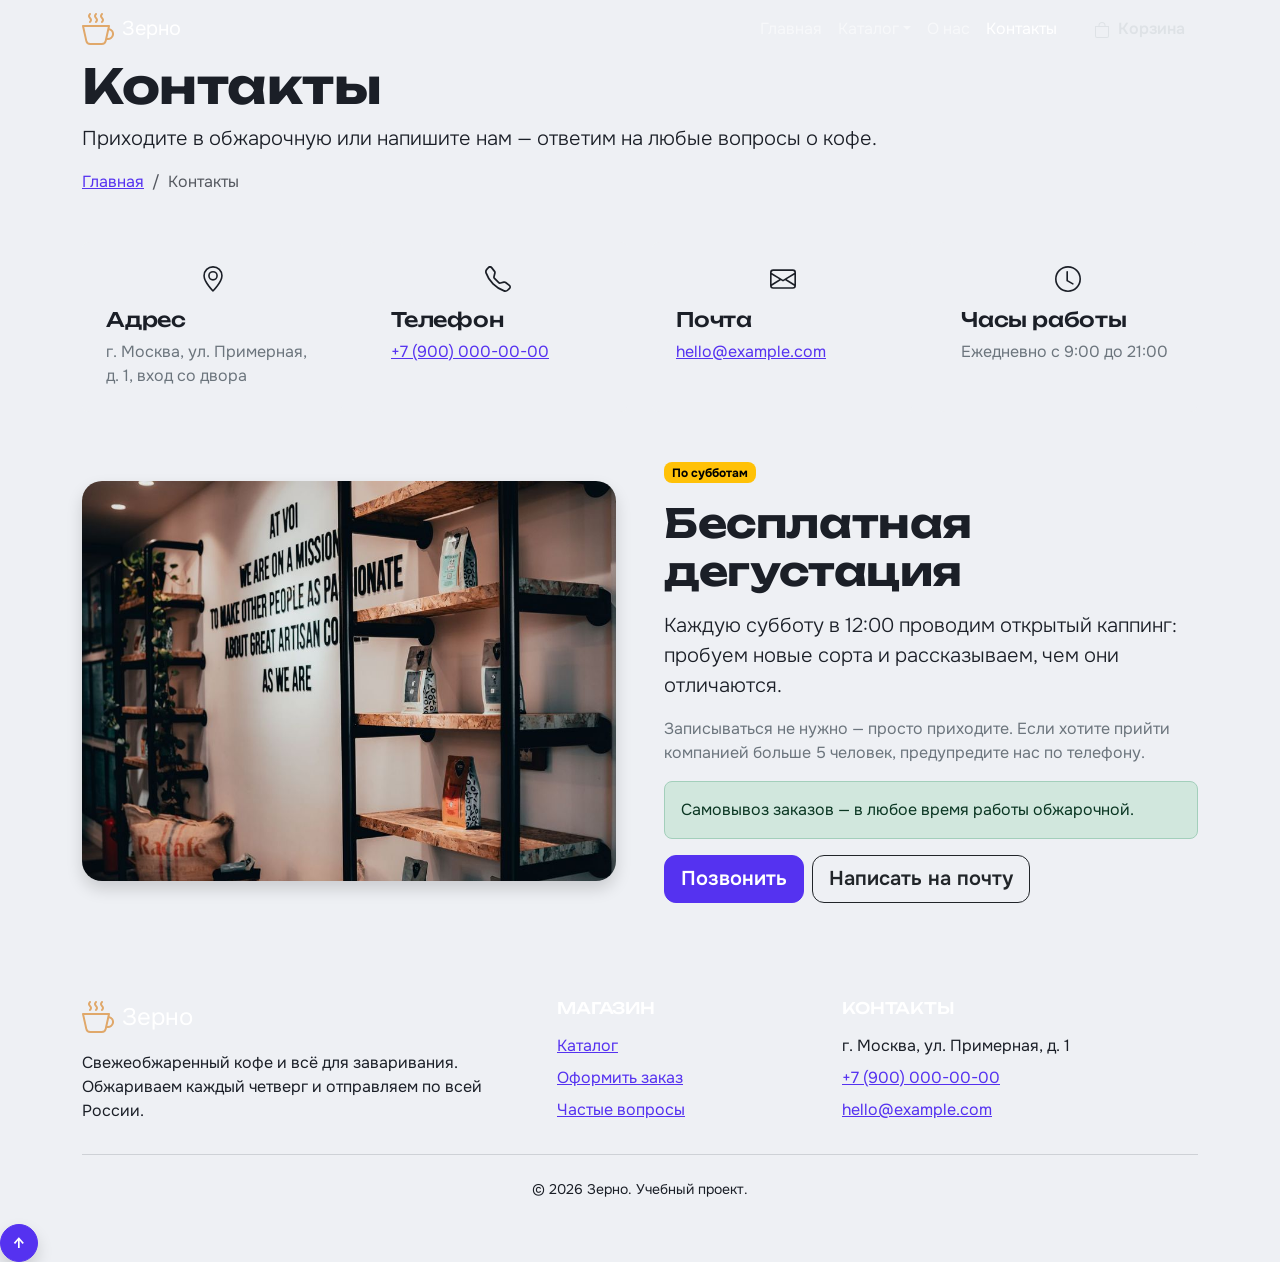
<file: contacts.html>
<!DOCTYPE html>
<html lang="ru">
<head>
    <meta charset="UTF-8">
    <meta name="viewport" content="width=device-width, initial-scale=1.0">
    <meta name="description" content="Контакты обжарочной Зерно: адрес, телефон, почта и часы работы. Приходите на бесплатную дегустацию.">
    <title>Контакты — Зерно</title>
    <link rel="icon" href="images/logo.svg" type="image/svg+xml">
    <!-- Bootstrap подключён локально из папки vendor -->
    <link rel="stylesheet" href="vendor/bootstrap/css/bootstrap.min.css">
    <!-- Свои стили подключаем ПОСЛЕ Bootstrap, чтобы можно было переопределять -->
    <link rel="stylesheet" href="css/custom.css">
</head>
<body>
    <!-- Навигация -->
    <nav class="navbar navbar-expand-lg sticky-top navbar-coffee" data-bs-theme="dark">
        <div class="container">
            <a class="navbar-brand d-flex align-items-center gap-2" href="index.html">
                <img src="images/logo.svg" alt="" width="32" height="32">
                Зерно
            </a>
            <button class="navbar-toggler" type="button" data-bs-toggle="collapse" data-bs-target="#mainMenu" aria-controls="mainMenu" aria-expanded="false" aria-label="Открыть меню">
                <span class="navbar-toggler-icon"></span>
            </button>
            <div class="collapse navbar-collapse" id="mainMenu">
                <ul class="navbar-nav ms-auto mb-2 mb-lg-0">
                    <li class="nav-item"><a class="nav-link" href="index.html">Главная</a></li>
                    <li class="nav-item dropdown">
                        <a class="nav-link dropdown-toggle" href="catalog.html" role="button" data-bs-toggle="dropdown" aria-expanded="false">Каталог</a>
                        <ul class="dropdown-menu">
                            <li><a class="dropdown-item" href="catalog.html">Весь каталог</a></li>
                            <li><hr class="dropdown-divider"></li>
                            <li><a class="dropdown-item" href="catalog.html#beans">Кофе в зёрнах</a></li>
                            <li><a class="dropdown-item" href="catalog.html#brewing">Для заваривания</a></li>
                            <li><a class="dropdown-item" href="catalog.html#accessories">Аксессуары</a></li>
                        </ul>
                    </li>
                    <li class="nav-item"><a class="nav-link" href="index.html#about">О нас</a></li>
                    <li class="nav-item"><a class="nav-link active" aria-current="page" href="contacts.html">Контакты</a></li>
                </ul>
                <a href="order.html" class="btn btn-accent position-relative ms-lg-3">
                    <svg xmlns="http://www.w3.org/2000/svg" width="16" height="16" fill="currentColor" class="bi bi-bag me-1" viewBox="0 0 16 16">
                        <path d="M8 1a2.5 2.5 0 0 1 2.5 2.5V4h-5v-.5A2.5 2.5 0 0 1 8 1m3.5 3v-.5a3.5 3.5 0 1 0-7 0V4H1v10a2 2 0 0 0 2 2h10a2 2 0 0 0 2-2V4zM2 5h12v9a1 1 0 0 1-1 1H3a1 1 0 0 1-1-1z"/>
                    </svg>
                    Корзина
                    <span class="position-absolute top-0 start-100 translate-middle badge rounded-pill bg-danger d-none" id="cartCount">0</span>
                </a>
            </div>
        </div>
    </nav>

    <main>
        <!-- Шапка страницы с фоновой картинкой -->
        <section class="page-header page-header-contacts">
            <div class="container">
                <h1 class="display-5 fw-bold">Контакты</h1>
                <p class="lead mb-3">Приходите в обжарочную или напишите нам — ответим на любые вопросы о кофе.</p>
                <nav aria-label="breadcrumb">
                    <ol class="breadcrumb mb-0">
                        <li class="breadcrumb-item"><a href="index.html">Главная</a></li>
                        <li class="breadcrumb-item active" aria-current="page">Контакты</li>
                    </ol>
                </nav>
            </div>
        </section>

        <!-- Карточки с контактами -->
        <section class="py-5">
            <div class="container">
                <div class="row g-4">
                    <div class="col-12 col-sm-6 col-lg-3 reveal">
                        <div class="card h-100 border-0 p-4 feature-card">
                            <div class="feature-icon rounded-circle d-inline-flex align-items-center justify-content-center mb-3">
                                <svg xmlns="http://www.w3.org/2000/svg" width="26" height="26" fill="currentColor" class="bi bi-geo-alt" viewBox="0 0 16 16">
                                    <path d="M12.166 8.94c-.524 1.062-1.234 2.12-1.96 3.07A32 32 0 0 1 8 14.58a32 32 0 0 1-2.206-2.57c-.726-.95-1.436-2.008-1.96-3.07C3.304 7.867 3 6.862 3 6a5 5 0 0 1 10 0c0 .862-.305 1.867-.834 2.94M8 16s6-5.686 6-10A6 6 0 0 0 2 6c0 4.314 6 10 6 10"/>
                                    <path d="M8 8a2 2 0 1 1 0-4 2 2 0 0 1 0 4m0 1a3 3 0 1 0 0-6 3 3 0 0 0 0 6"/>
                                </svg>
                            </div>
                            <h2 class="h5">Адрес</h2>
                            <p class="text-secondary mb-0">г. Москва, ул. Примерная, д. 1, вход со двора</p>
                        </div>
                    </div>
                    <div class="col-12 col-sm-6 col-lg-3 reveal">
                        <div class="card h-100 border-0 p-4 feature-card">
                            <div class="feature-icon rounded-circle d-inline-flex align-items-center justify-content-center mb-3">
                                <svg xmlns="http://www.w3.org/2000/svg" width="26" height="26" fill="currentColor" class="bi bi-telephone" viewBox="0 0 16 16">
                                    <path d="M3.654 1.328a.678.678 0 0 0-1.015-.063L1.605 2.3c-.483.484-.661 1.169-.45 1.77a17.6 17.6 0 0 0 4.168 6.608 17.6 17.6 0 0 0 6.608 4.168c.601.211 1.286.033 1.77-.45l1.034-1.034a.678.678 0 0 0-.063-1.015l-2.307-1.794a.68.68 0 0 0-.58-.122l-2.19.547a1.75 1.75 0 0 1-1.657-.459L5.482 8.062a1.75 1.75 0 0 1-.46-1.657l.548-2.19a.68.68 0 0 0-.122-.58zM1.884.511a1.745 1.745 0 0 1 2.612.163L6.29 2.98c.329.423.445.974.315 1.494l-.547 2.19a.68.68 0 0 0 .178.643l2.457 2.457a.68.68 0 0 0 .644.178l2.189-.547a1.75 1.75 0 0 1 1.494.315l2.306 1.794c.829.645.905 1.87.163 2.611l-1.034 1.034c-.74.74-1.846 1.065-2.877.702a18.6 18.6 0 0 1-7.01-4.42 18.6 18.6 0 0 1-4.42-7.009c-.362-1.03-.037-2.137.703-2.877z"/>
                                </svg>
                            </div>
                            <h2 class="h5">Телефон</h2>
                            <p class="mb-0"><a href="tel:+79000000000" class="link-coffee">+7 (900) 000-00-00</a></p>
                        </div>
                    </div>
                    <div class="col-12 col-sm-6 col-lg-3 reveal">
                        <div class="card h-100 border-0 p-4 feature-card">
                            <div class="feature-icon rounded-circle d-inline-flex align-items-center justify-content-center mb-3">
                                <svg xmlns="http://www.w3.org/2000/svg" width="26" height="26" fill="currentColor" class="bi bi-envelope" viewBox="0 0 16 16">
                                    <path d="M0 4a2 2 0 0 1 2-2h12a2 2 0 0 1 2 2v8a2 2 0 0 1-2 2H2a2 2 0 0 1-2-2zm2-1a1 1 0 0 0-1 1v.217l7 4.2 7-4.2V4a1 1 0 0 0-1-1zm13 2.383-4.708 2.825L15 11.105zm-.034 6.876-5.64-3.471L8 9.583l-1.326-.795-5.64 3.47A1 1 0 0 0 2 13h12a1 1 0 0 0 .966-.741M1 11.105l4.708-2.897L1 5.383z"/>
                                </svg>
                            </div>
                            <h2 class="h5">Почта</h2>
                            <p class="mb-0"><a href="mailto:hello@example.com" class="link-coffee">hello@example.com</a></p>
                        </div>
                    </div>
                    <div class="col-12 col-sm-6 col-lg-3 reveal">
                        <div class="card h-100 border-0 p-4 feature-card">
                            <div class="feature-icon rounded-circle d-inline-flex align-items-center justify-content-center mb-3">
                                <svg xmlns="http://www.w3.org/2000/svg" width="26" height="26" fill="currentColor" class="bi bi-clock" viewBox="0 0 16 16">
                                    <path d="M8 3.5a.5.5 0 0 0-1 0V9a.5.5 0 0 0 .252.434l3.5 2a.5.5 0 0 0 .496-.868L8 8.71z"/>
                                    <path d="M8 16A8 8 0 1 0 8 0a8 8 0 0 0 0 16m7-8A7 7 0 1 1 1 8a7 7 0 0 1 14 0"/>
                                </svg>
                            </div>
                            <h2 class="h5">Часы работы</h2>
                            <p class="text-secondary mb-0">Ежедневно с 9:00 до 21:00</p>
                        </div>
                    </div>
                </div>
            </div>
        </section>

        <!-- Обжарочная: фото и текст -->
        <section class="pb-5">
            <div class="container">
                <div class="row align-items-center g-4 g-lg-5">
                    <div class="col-12 col-lg-6 reveal">
                        <img src="images/shop.jpg" class="img-fluid rounded-4 shadow" alt="Полки с пачками кофе в обжарочной" loading="lazy">
                    </div>
                    <div class="col-12 col-lg-6 reveal">
                        <span class="badge text-bg-warning mb-3">По субботам</span>
                        <h2 class="display-6 fw-bold mb-3">Бесплатная дегустация</h2>
                        <p class="lead">Каждую субботу в 12:00 проводим открытый каппинг: пробуем новые сорта и рассказываем, чем они отличаются.</p>
                        <p class="text-secondary">Записываться не нужно — просто приходите. Если хотите прийти компанией больше 5 человек, предупредите нас по телефону.</p>
                        <div class="alert alert-success" role="alert">
                            Самовывоз заказов — в любое время работы обжарочной.
                        </div>
                        <div class="d-flex flex-wrap gap-2">
                            <a href="tel:+79000000000" class="btn btn-primary btn-lg">Позвонить</a>
                            <a href="mailto:hello@example.com" class="btn btn-outline-dark btn-lg">Написать на почту</a>
                        </div>
                    </div>
                </div>
            </div>
        </section>
    </main>

    <!-- Подвал -->
    <footer class="footer-coffee pt-5 pb-4">
        <div class="container">
            <div class="row gy-4">
                <div class="col-12 col-md-6 col-lg-5">
                    <a class="navbar-brand d-flex align-items-center gap-2 text-white fs-4 mb-3" href="index.html">
                        <img src="images/logo.svg" alt="" width="32" height="32">
                        Зерно
                    </a>
                    <p class="mb-0">Свежеобжаренный кофе и всё для заваривания. Обжариваем каждый четверг и отправляем по всей России.</p>
                </div>
                <div class="col-6 col-md-3 col-lg-3">
                    <h3 class="h6 text-white text-uppercase mb-3">Магазин</h3>
                    <ul class="list-unstyled mb-0">
                        <li class="mb-2"><a href="catalog.html">Каталог</a></li>
                        <li class="mb-2"><a href="order.html">Оформить заказ</a></li>
                        <li class="mb-2"><a href="index.html#faq">Частые вопросы</a></li>
                    </ul>
                </div>
                <div class="col-6 col-md-3 col-lg-4">
                    <h3 class="h6 text-white text-uppercase mb-3">Контакты</h3>
                    <ul class="list-unstyled mb-0">
                        <li class="mb-2">г. Москва, ул. Примерная, д. 1</li>
                        <li class="mb-2"><a href="tel:+79000000000">+7 (900) 000-00-00</a></li>
                        <li class="mb-2"><a href="mailto:hello@example.com">hello@example.com</a></li>
                    </ul>
                </div>
            </div>
            <hr class="border-secondary my-4">
            <p class="small mb-0 text-center">© 2026 Зерно. Учебный проект.</p>
        </div>
    </footer>

    <!-- Кнопка «Наверх» -->
    <a href="#" class="btn btn-primary rounded-circle shadow to-top" aria-label="Наверх">↑</a>

    <!-- Bootstrap JS (нужен для меню) -->
    <script src="vendor/bootstrap/js/bootstrap.bundle.min.js"></script>
    <script src="js/main.js"></script>
</body>
</html>
</file>
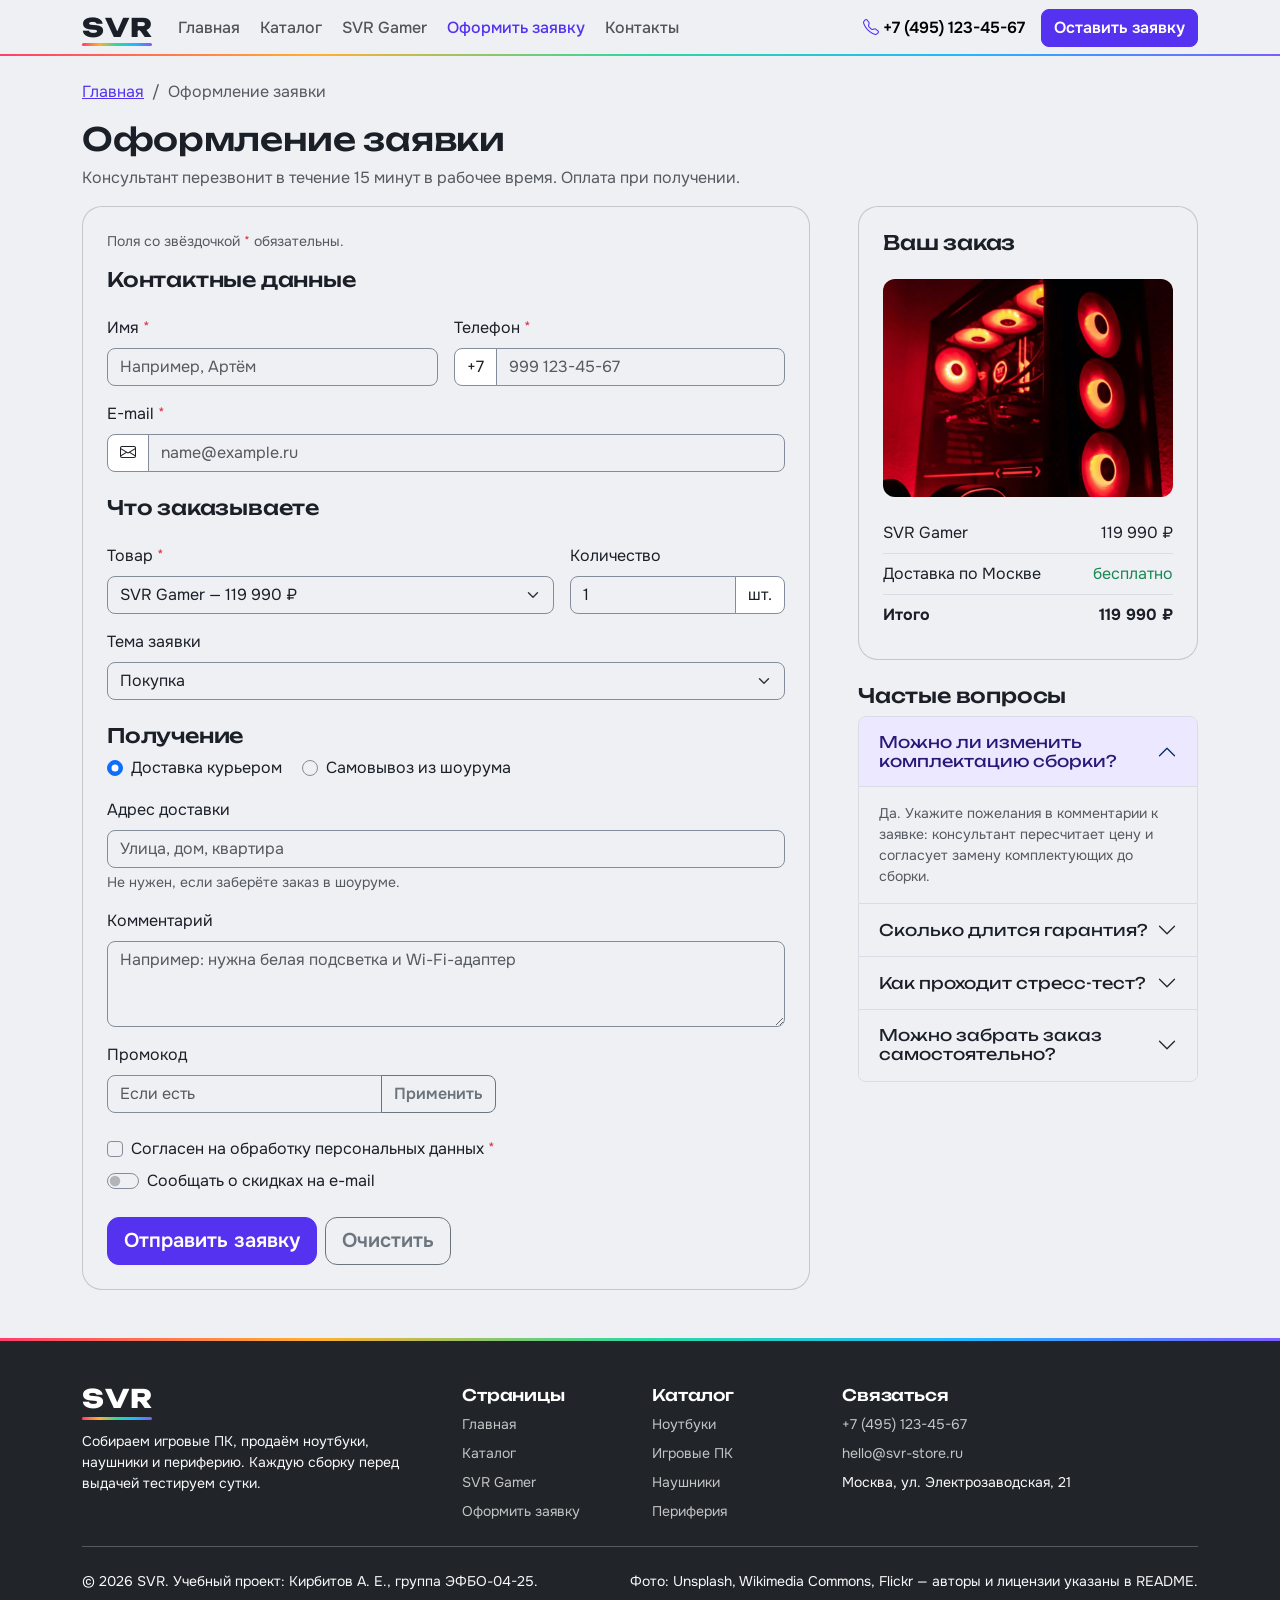
<file: order.html>
<!DOCTYPE html>
<html lang="ru">
<head>
  <meta charset="UTF-8">
  <meta name="viewport" content="width=device-width, initial-scale=1">
  <title>Оформление заявки — SVR | Bootstrap-версия</title>
  <meta name="description" content="Форма заявки SVR на Bootstrap: form-control, form-select, input-group, form-check.">
  <link rel="icon" href="images/favicon.svg" type="image/svg+xml">
  <!-- Bootstrap подключён локально (без CDN): файлы лежат в vendor/ -->
  <link rel="stylesheet" href="vendor/bootstrap/css/bootstrap.min.css?v=2">
  <link rel="stylesheet" href="vendor/bootstrap-icons/bootstrap-icons.min.css?v=2">
  <!-- Свои стили подключаются ПОСЛЕ Bootstrap, чтобы переопределять его -->
  <link rel="stylesheet" href="css/custom.css?v=2">
</head>
<body class="d-flex flex-column min-vh-100">
  <!-- Компонент navbar: на экранах < lg меню сворачивается в кнопку (collapse из Bootstrap JS) -->
  <nav class="navbar navbar-expand-lg bg-body sticky-top svr-navbar" aria-label="Основное меню">
    <div class="container">
      <a class="navbar-brand svr-logo" href="index.html">SVR</a>
      <button class="navbar-toggler" type="button" data-bs-toggle="collapse" data-bs-target="#mainNav"
              aria-controls="mainNav" aria-expanded="false" aria-label="Открыть меню">
        <span class="navbar-toggler-icon"></span>
      </button>
      <div class="collapse navbar-collapse" id="mainNav">
        <ul class="navbar-nav me-auto mb-3 mb-lg-0 gap-lg-1">
          <li class="nav-item"><a class="nav-link" href="index.html">Главная</a></li>
          <li class="nav-item"><a class="nav-link" href="catalog.html">Каталог</a></li>
          <li class="nav-item"><a class="nav-link" href="product.html">SVR Gamer</a></li>
          <li class="nav-item"><a class="nav-link active" aria-current="page" href="order.html">Оформить заявку</a></li>
          <li class="nav-item"><a class="nav-link" href="index.html#contacts">Контакты</a></li>
        </ul>
        <div class="d-flex flex-column flex-lg-row align-items-lg-center gap-2 gap-lg-3 pb-3 pb-lg-0">
          <a class="link-body-emphasis text-decoration-none fw-semibold" href="tel:+74951234567"><i class="bi bi-telephone text-primary me-1" aria-hidden="true"></i>+7 (495) 123-45-67</a>
          <a class="btn btn-primary" href="order.html">Оставить заявку</a>
        </div>
      </div>
    </div>
  </nav>

  <main class="flex-grow-1">
    <div class="container">
      <nav aria-label="Хлебные крошки" class="pt-4">
        <ol class="breadcrumb small mb-0">
          <li class="breadcrumb-item"><a href="index.html">Главная</a></li>
          <li class="breadcrumb-item active" aria-current="page">Оформление заявки</li>
        </ol>
      </nav>
      <h1 class="h2 pt-3">Оформление заявки</h1>
      <p class="text-body-secondary">Консультант перезвонит в&nbsp;течение 15&nbsp;минут в&nbsp;рабочее время. Оплата при получении.</p>

      <!-- Сообщение об успешной отправке: показывается, когда в адресе есть #order-sent (CSS :target, без JS) -->
      <div class="alert alert-success d-flex gap-3 align-items-start svr-sent" id="order-sent" role="status">
        <i class="bi bi-check-circle fs-4" aria-hidden="true"></i>
        <div>
          <h2 class="h5 alert-heading">Заявка отправлена</h2>
          <p class="mb-0">Спасибо! Консультант SVR перезвонит в&nbsp;течение 15&nbsp;минут. <span class="text-body-secondary">Учебный проект: данные никуда не&nbsp;отправляются.</span></p>
        </div>
      </div>

      <div class="row g-4 g-lg-5 pb-5">
        <div class="col-12 col-lg-8">
          <form class="card svr-panel" action="order.html#order-sent" method="get">
            <div class="card-body p-4">
              <p class="small text-body-secondary">Поля со звёздочкой <span class="text-danger">*</span> обязательны.</p>
              <fieldset class="mb-4">
                <legend class="h5">Контактные данные</legend>
                <div class="row g-3">
                  <div class="col-12 col-md-6">
                    <label for="name" class="form-label">Имя <span class="text-danger">*</span></label>
                    <input type="text" class="form-control" id="name" name="name" autocomplete="name" required minlength="2" placeholder="Например, Артём">
                    <div class="invalid-feedback">Введите имя — хотя бы 2 буквы.</div>
                  </div>
                  <div class="col-12 col-md-6">
                    <label for="phone" class="form-label">Телефон <span class="text-danger">*</span></label>
                    <!-- input-group: поле с префиксом +7 -->
                    <div class="input-group">
                      <span class="input-group-text">+7</span>
                      <input type="tel" class="form-control" id="phone" name="phone" autocomplete="tel" required pattern="[0-9\s\-\(\)]{10,15}" placeholder="999 123-45-67">
                    </div>
                    <div class="invalid-feedback">Номер из 10 цифр, например 999 123-45-67.</div>
                  </div>
                  <div class="col-12">
                    <label for="email" class="form-label">E-mail <span class="text-danger">*</span></label>
                    <div class="input-group">
                      <span class="input-group-text"><i class="bi bi-envelope" aria-hidden="true"></i></span>
                      <input type="email" class="form-control" id="email" name="email" autocomplete="email" required placeholder="name@example.ru">
                    </div>
                    <div class="invalid-feedback">Проверьте адрес: в нём должны быть @ и домен.</div>
                  </div>
                </div>
              </fieldset>

              <fieldset class="mb-4">
                <legend class="h5">Что заказываете</legend>
                <div class="row g-3">
                  <div class="col-12 col-md-8">
                    <label for="product" class="form-label">Товар <span class="text-danger">*</span></label>
                    <!-- form-select: выпадающий список в стиле Bootstrap -->
                    <select class="form-select" id="product" name="product" required>
                      <option value="">Выберите товар</option>
                    <optgroup label="Ноутбуки">
                      <option value="rog-strix-g15">ASUS ROG Strix G15 G513QY — 99&nbsp;990&nbsp;₽</option>
                      <option value="macbook-air-m2">Apple MacBook Air 13 M2 — 89&nbsp;990&nbsp;₽</option>
                      <option value="dell-xps-13">Dell XPS 13 9300 — 74&nbsp;990&nbsp;₽</option>
                    </optgroup>
                    <optgroup label="Игровые ПК">
                      <option value="svr-gamer" selected>SVR Gamer — 119&nbsp;990&nbsp;₽</option>
                      <option value="svr-start">SVR Start — 64&nbsp;990&nbsp;₽</option>
                      <option value="svr-studio">SVR Studio — 219&nbsp;990&nbsp;₽</option>
                    </optgroup>
                    <optgroup label="Наушники">
                      <option value="sony-wh-1000xm4">Sony WH-1000XM4 — 24&nbsp;990&nbsp;₽</option>
                      <option value="hyperx-cloud">HyperX Cloud Silver — 6&nbsp;990&nbsp;₽</option>
                      <option value="airpods-pro">Apple AirPods Pro — 16&nbsp;990&nbsp;₽</option>
                    </optgroup>
                    <optgroup label="Периферия">
                      <option value="keychron-k2">Keychron K2 — 8&nbsp;990&nbsp;₽</option>
                      <option value="logitech-g502">Logitech G502 HERO — 5&nbsp;490&nbsp;₽</option>
                      <option value="dualshock-4">Sony DualShock 4 — 4&nbsp;990&nbsp;₽</option>
                    </optgroup>
                    </select>
                    <div class="invalid-feedback">Выберите товар из списка.</div>
                  </div>
                  <div class="col-12 col-md-4">
                    <label for="qty" class="form-label">Количество</label>
                    <div class="input-group">
                      <input type="number" class="form-control" id="qty" name="quantity" min="1" max="5" value="1" required>
                      <span class="input-group-text">шт.</span>
                    </div>
                  </div>
                  <div class="col-12">
                    <label for="topic" class="form-label">Тема заявки</label>
                    <select class="form-select" id="topic" name="topic">
                      <option value="buy">Покупка</option>
                      <option value="config">Подбор или изменение конфигурации</option>
                      <option value="tradein">Покупка с trade-in</option>
                    </select>
                  </div>
                </div>
              </fieldset>

              <fieldset class="mb-4">
                <legend class="h5">Получение</legend>
                <div class="mb-3">
                  <div class="form-check form-check-inline">
                    <input class="form-check-input" type="radio" name="delivery" id="delivery-courier" value="courier" checked>
                    <label class="form-check-label" for="delivery-courier">Доставка курьером</label>
                  </div>
                  <div class="form-check form-check-inline">
                    <input class="form-check-input" type="radio" name="delivery" id="delivery-pickup" value="pickup">
                    <label class="form-check-label" for="delivery-pickup">Самовывоз из шоурума</label>
                  </div>
                </div>
                <div class="row g-3">
                  <div class="col-12">
                    <label for="address" class="form-label">Адрес доставки</label>
                    <input type="text" class="form-control" id="address" name="address" autocomplete="address-line1" placeholder="Улица, дом, квартира">
                    <div class="form-text">Не нужен, если заберёте заказ в шоуруме.</div>
                  </div>
                  <div class="col-12">
                    <label for="comment" class="form-label">Комментарий</label>
                    <textarea class="form-control" id="comment" name="comment" rows="3" placeholder="Например: нужна белая подсветка и Wi-Fi-адаптер"></textarea>
                  </div>
                  <div class="col-12 col-md-7">
                    <label for="promo" class="form-label">Промокод</label>
                    <div class="input-group">
                      <input type="text" class="form-control" id="promo" name="promo" placeholder="Если есть">
                      <button class="btn btn-outline-secondary" type="button">Применить</button>
                    </div>
                  </div>
                </div>
              </fieldset>

              <div class="form-check mb-2">
                <input class="form-check-input" type="checkbox" id="consent" name="consent" value="yes" required>
                <label class="form-check-label" for="consent">Согласен на обработку персональных данных <span class="text-danger">*</span></label>
              </div>
              <div class="form-check form-switch mb-4">
                <input class="form-check-input" type="checkbox" role="switch" id="news" name="news" value="yes">
                <label class="form-check-label" for="news">Сообщать о скидках на e-mail</label>
              </div>
              <div class="d-grid d-sm-flex gap-2">
                <button class="btn btn-primary btn-lg" type="submit">Отправить заявку</button>
                <button class="btn btn-outline-secondary btn-lg" type="reset">Очистить</button>
              </div>
            </div>
          </form>
        </div>

        <aside class="col-12 col-lg-4" aria-labelledby="summary-title">
          <div class="card svr-panel mb-4">
            <div class="card-body p-4">
              <h2 class="h5" id="summary-title">Ваш заказ</h2>
              <img class="img-fluid rounded-3 my-3" src="images/p-svr-gamer.jpg" width="800" height="600" alt="" loading="lazy">
              <ul class="list-group list-group-flush">
                <li class="list-group-item d-flex justify-content-between px-0"><span>SVR Gamer</span><span>119&nbsp;990&nbsp;₽</span></li>
                <li class="list-group-item d-flex justify-content-between px-0"><span>Доставка по Москве</span><span class="text-success">бесплатно</span></li>
                <li class="list-group-item d-flex justify-content-between px-0 fw-bold"><span>Итого</span><span>119&nbsp;990&nbsp;₽</span></li>
              </ul>
            </div>
          </div>
          <!-- Дополнительный компонент: accordion -->
          <h2 class="h5">Частые вопросы</h2>
          <div class="accordion" id="faq">
              <div class="accordion-item">
                <h3 class="accordion-header">
                  <button class="accordion-button" type="button" data-bs-toggle="collapse" data-bs-target="#faq-0" aria-expanded="true" aria-controls="faq-0">Можно ли изменить комплектацию сборки?</button>
                </h3>
                <div id="faq-0" class="accordion-collapse collapse show" data-bs-parent="#faq">
                  <div class="accordion-body small text-body-secondary">Да. Укажите пожелания в комментарии к заявке: консультант пересчитает цену и согласует замену комплектующих до сборки.</div>
                </div>
              </div>
              <div class="accordion-item">
                <h3 class="accordion-header">
                  <button class="accordion-button collapsed" type="button" data-bs-toggle="collapse" data-bs-target="#faq-1" aria-expanded="false" aria-controls="faq-1">Сколько длится гарантия?</button>
                </h3>
                <div id="faq-1" class="accordion-collapse collapse" data-bs-parent="#faq">
                  <div class="accordion-body small text-body-secondary">На сборки SVR — 3 года, на ноутбуки, наушники и периферию — гарантия производителя, от 1 года.</div>
                </div>
              </div>
              <div class="accordion-item">
                <h3 class="accordion-header">
                  <button class="accordion-button collapsed" type="button" data-bs-toggle="collapse" data-bs-target="#faq-2" aria-expanded="false" aria-controls="faq-2">Как проходит стресс-тест?</button>
                </h3>
                <div id="faq-2" class="accordion-collapse collapse" data-bs-parent="#faq">
                  <div class="accordion-body small text-body-secondary">ПК 24&nbsp;часа работает под полной нагрузкой процессора и видеокарты. Отчёт с температурами и частотами кладём в коробку.</div>
                </div>
              </div>
              <div class="accordion-item">
                <h3 class="accordion-header">
                  <button class="accordion-button collapsed" type="button" data-bs-toggle="collapse" data-bs-target="#faq-3" aria-expanded="false" aria-controls="faq-3">Можно забрать заказ самостоятельно?</button>
                </h3>
                <div id="faq-3" class="accordion-collapse collapse" data-bs-parent="#faq">
                  <div class="accordion-body small text-body-secondary">Да, из шоурума на Электрозаводской. Готовые сборки выдаём в день заказа после 15:00.</div>
                </div>
              </div>
          </div>
        </aside>
      </div>
    </div>
  </main>

  <footer class="svr-footer bg-dark text-light-emphasis" data-bs-theme="dark">
    <div class="container py-5">
      <div class="row g-4">
        <div class="col-12 col-lg-4">
          <a class="svr-logo svr-logo--light text-decoration-none" href="index.html">SVR</a>
          <p class="small mt-3 mb-0">Собираем игровые ПК, продаём ноутбуки, наушники и периферию. Каждую сборку перед выдачей тестируем сутки.</p>
        </div>
        <nav class="col-6 col-md-4 col-lg-2" aria-label="Страницы сайта">
          <h2 class="h6 text-white">Страницы</h2>
          <ul class="list-unstyled small d-grid gap-2 mb-0">
            <li><a class="link-light link-opacity-75 link-opacity-100-hover text-decoration-none" href="index.html">Главная</a></li>
            <li><a class="link-light link-opacity-75 link-opacity-100-hover text-decoration-none" href="catalog.html">Каталог</a></li>
            <li><a class="link-light link-opacity-75 link-opacity-100-hover text-decoration-none" href="product.html">SVR Gamer</a></li>
            <li><a class="link-light link-opacity-75 link-opacity-100-hover text-decoration-none" href="order.html">Оформить заявку</a></li>
          </ul>
        </nav>
        <nav class="col-6 col-md-4 col-lg-2" aria-label="Категории каталога">
          <h2 class="h6 text-white">Каталог</h2>
          <ul class="list-unstyled small d-grid gap-2 mb-0">
            <li><a class="link-light link-opacity-75 link-opacity-100-hover text-decoration-none" href="catalog.html">Ноутбуки</a></li>
            <li><a class="link-light link-opacity-75 link-opacity-100-hover text-decoration-none" href="catalog.html">Игровые ПК</a></li>
            <li><a class="link-light link-opacity-75 link-opacity-100-hover text-decoration-none" href="catalog.html">Наушники</a></li>
            <li><a class="link-light link-opacity-75 link-opacity-100-hover text-decoration-none" href="catalog.html">Периферия</a></li>
          </ul>
        </nav>
        <div class="col-12 col-md-4 col-lg-4">
          <h2 class="h6 text-white">Связаться</h2>
          <address class="small mb-0 d-grid gap-2">
            <a class="link-light link-opacity-75 link-opacity-100-hover text-decoration-none" href="tel:+74951234567">+7 (495) 123-45-67</a>
            <a class="link-light link-opacity-75 link-opacity-100-hover text-decoration-none" href="mailto:hello@svr-store.ru">hello@svr-store.ru</a>
            <span>Москва, ул. Электрозаводская, 21</span>
          </address>
        </div>
      </div>
      <hr class="my-4">
      <div class="d-flex flex-column flex-md-row justify-content-between gap-2 small">
        <p class="mb-0">© 2026 SVR. Учебный проект: Кирбитов А. Е., группа ЭФБО-04-25.</p>
        <p class="mb-0">Фото: Unsplash, Wikimedia Commons, Flickr — авторы и лицензии указаны в README.</p>
      </div>
    </div>
  </footer>

  <!-- Bootstrap JS Bundle (вместе с Popper): нужен для collapse, modal, carousel, tabs, offcanvas -->
  <script src="vendor/bootstrap/js/bootstrap.bundle.min.js?v=2"></script>
</body>
</html>
</file>
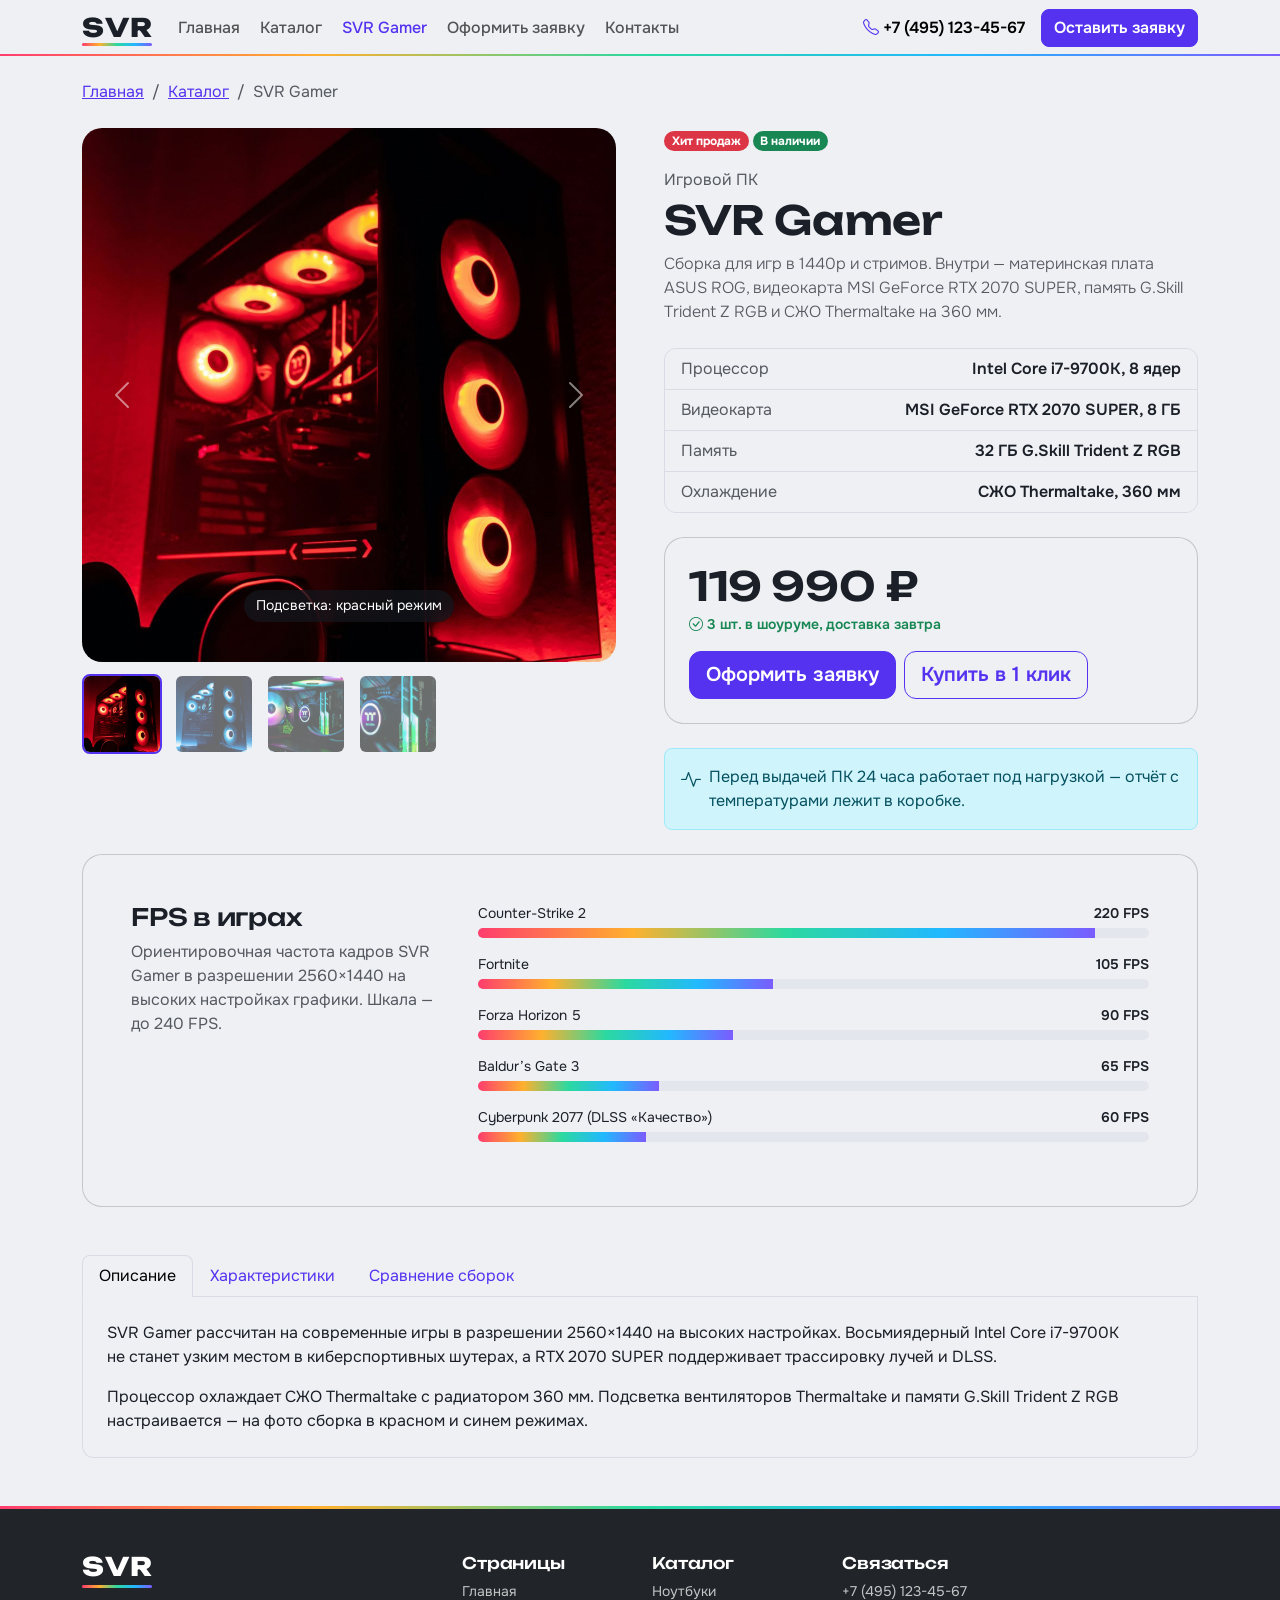
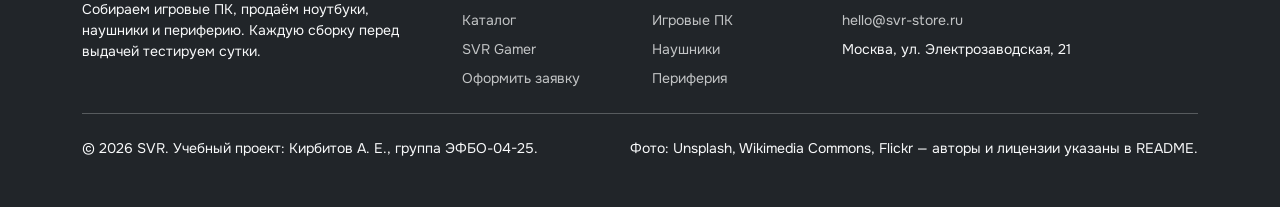
<file: product.html>
<!DOCTYPE html>
<html lang="ru">
<head>
  <meta charset="UTF-8">
  <meta name="viewport" content="width=device-width, initial-scale=1">
  <title>SVR Gamer — игровой ПК на Core i7-9700K и RTX 2070 SUPER | SVR</title>
  <meta name="description" content="Игровой ПК SVR Gamer: Intel Core i7-9700K, MSI GeForce RTX 2070 SUPER, 32 ГБ G.Skill Trident Z RGB, СЖО Thermaltake 360 мм.">
  <link rel="icon" href="images/favicon.svg" type="image/svg+xml">
  <!-- Bootstrap подключён локально (без CDN): файлы лежат в vendor/ -->
  <link rel="stylesheet" href="vendor/bootstrap/css/bootstrap.min.css?v=2">
  <link rel="stylesheet" href="vendor/bootstrap-icons/bootstrap-icons.min.css?v=2">
  <!-- Свои стили подключаются ПОСЛЕ Bootstrap, чтобы переопределять его -->
  <link rel="stylesheet" href="css/custom.css?v=2">
</head>
<body class="d-flex flex-column min-vh-100">
  <!-- Компонент navbar: на экранах < lg меню сворачивается в кнопку (collapse из Bootstrap JS) -->
  <nav class="navbar navbar-expand-lg bg-body sticky-top svr-navbar" aria-label="Основное меню">
    <div class="container">
      <a class="navbar-brand svr-logo" href="index.html">SVR</a>
      <button class="navbar-toggler" type="button" data-bs-toggle="collapse" data-bs-target="#mainNav"
              aria-controls="mainNav" aria-expanded="false" aria-label="Открыть меню">
        <span class="navbar-toggler-icon"></span>
      </button>
      <div class="collapse navbar-collapse" id="mainNav">
        <ul class="navbar-nav me-auto mb-3 mb-lg-0 gap-lg-1">
          <li class="nav-item"><a class="nav-link" href="index.html">Главная</a></li>
          <li class="nav-item"><a class="nav-link" href="catalog.html">Каталог</a></li>
          <li class="nav-item"><a class="nav-link active" aria-current="page" href="product.html">SVR Gamer</a></li>
          <li class="nav-item"><a class="nav-link" href="order.html">Оформить заявку</a></li>
          <li class="nav-item"><a class="nav-link" href="index.html#contacts">Контакты</a></li>
        </ul>
        <div class="d-flex flex-column flex-lg-row align-items-lg-center gap-2 gap-lg-3 pb-3 pb-lg-0">
          <a class="link-body-emphasis text-decoration-none fw-semibold" href="tel:+74951234567"><i class="bi bi-telephone text-primary me-1" aria-hidden="true"></i>+7 (495) 123-45-67</a>
          <a class="btn btn-primary" href="order.html">Оставить заявку</a>
        </div>
      </div>
    </div>
  </nav>

  <main class="flex-grow-1">
    <div class="container">
      <nav aria-label="Хлебные крошки" class="pt-4">
        <ol class="breadcrumb small mb-0">
          <li class="breadcrumb-item"><a href="index.html">Главная</a></li>
          <li class="breadcrumb-item"><a href="catalog.html">Каталог</a></li>
          <li class="breadcrumb-item active" aria-current="page">SVR Gamer</li>
        </ol>
      </nav>

      <div class="row g-4 g-lg-5 py-4">
        <!-- Галерея на компоненте carousel; миниатюры — это индикаторы карусели -->
        <div class="col-12 col-lg-6">
          <div id="gallery" class="carousel slide svr-gallery">
            <div class="position-relative">
              <div class="carousel-inner rounded-4">
                  <div class="carousel-item active">
                    <img class="d-block w-100 svr-gallery__img" src="images/g-gamer-red.jpg" width="1000" height="1000" alt="SVR Gamer с красной подсветкой вентиляторов">
                    <div class="carousel-caption d-none d-md-block"><p class="mb-0 small">Подсветка: красный режим</p></div>
                  </div>
                  <div class="carousel-item">
                    <img class="d-block w-100 svr-gallery__img" src="images/g-gamer-blue.jpg" width="1000" height="1000" alt="SVR Gamer с синей подсветкой вентиляторов" loading="lazy">
                    <div class="carousel-caption d-none d-md-block"><p class="mb-0 small">Подсветка: синий режим</p></div>
                  </div>
                  <div class="carousel-item">
                    <img class="d-block w-100 svr-gallery__img" src="images/g-gamer-inside.jpg" width="1000" height="1000" alt="Внутри SVR Gamer: материнская плата ASUS ROG, СЖО Thermaltake и память G.Skill Trident Z RGB" loading="lazy">
                    <div class="carousel-caption d-none d-md-block"><p class="mb-0 small">Внутри: ASUS ROG, Thermaltake, G.Skill</p></div>
                  </div>
                  <div class="carousel-item">
                    <img class="d-block w-100 svr-gallery__img" src="images/g-gamer-detail.jpg" width="1000" height="1000" alt="Помпа СЖО Thermaltake и модули памяти G.Skill Trident Z RGB крупным планом" loading="lazy">
                    <div class="carousel-caption d-none d-md-block"><p class="mb-0 small">Помпа Thermaltake и память Trident Z RGB</p></div>
                  </div>
              </div>
              <button class="carousel-control-prev" type="button" data-bs-target="#gallery" data-bs-slide="prev">
                <span class="carousel-control-prev-icon" aria-hidden="true"></span>
                <span class="visually-hidden">Предыдущее фото</span>
              </button>
              <button class="carousel-control-next" type="button" data-bs-target="#gallery" data-bs-slide="next">
                <span class="carousel-control-next-icon" aria-hidden="true"></span>
                <span class="visually-hidden">Следующее фото</span>
              </button>
            </div>
            <div class="carousel-indicators svr-thumbs">
                <button type="button" data-bs-target="#gallery" data-bs-slide-to="0" class="active" aria-current="true" aria-label="Фото 1: Подсветка: красный режим"><img src="images/g-gamer-red.jpg" width="96" height="96" alt="" loading="lazy"></button>
                <button type="button" data-bs-target="#gallery" data-bs-slide-to="1" aria-label="Фото 2: Подсветка: синий режим"><img src="images/g-gamer-blue.jpg" width="96" height="96" alt="" loading="lazy"></button>
                <button type="button" data-bs-target="#gallery" data-bs-slide-to="2" aria-label="Фото 3: Внутри: ASUS ROG, Thermaltake, G.Skill"><img src="images/g-gamer-inside.jpg" width="96" height="96" alt="" loading="lazy"></button>
                <button type="button" data-bs-target="#gallery" data-bs-slide-to="3" aria-label="Фото 4: Помпа Thermaltake и память Trident Z RGB"><img src="images/g-gamer-detail.jpg" width="96" height="96" alt="" loading="lazy"></button>
            </div>
          </div>
        </div>

        <div class="col-12 col-lg-6">
          <span class="badge rounded-pill text-bg-danger">Хит продаж</span>
          <span class="badge rounded-pill text-bg-success">В наличии</span>
          <p class="text-body-secondary mt-3 mb-1">Игровой ПК</p>
          <h1 class="display-6 fw-semibold">SVR Gamer</h1>
          <p class="lead fs-6 text-body-secondary">Сборка для игр в&nbsp;1440p и&nbsp;стримов. Внутри — материнская плата ASUS ROG, видеокарта MSI GeForce RTX 2070 SUPER, память G.Skill Trident Z RGB и&nbsp;СЖО Thermaltake на 360&nbsp;мм.</p>
          <ul class="list-group list-group-flush border rounded-3 my-4">
                <li class="list-group-item d-flex justify-content-between gap-3"><span class="text-body-secondary">Процессор</span><span class="fw-semibold text-end">Intel Core i7-9700K, 8&nbsp;ядер</span></li>
                <li class="list-group-item d-flex justify-content-between gap-3"><span class="text-body-secondary">Видеокарта</span><span class="fw-semibold text-end">MSI GeForce RTX 2070 SUPER, 8&nbsp;ГБ</span></li>
                <li class="list-group-item d-flex justify-content-between gap-3"><span class="text-body-secondary">Память</span><span class="fw-semibold text-end">32&nbsp;ГБ G.Skill Trident Z RGB</span></li>
                <li class="list-group-item d-flex justify-content-between gap-3"><span class="text-body-secondary">Охлаждение</span><span class="fw-semibold text-end">СЖО Thermaltake, 360&nbsp;мм</span></li>
          </ul>
          <div class="card svr-panel">
            <div class="card-body p-4">
              <p class="svr-price display-6 mb-1">119&nbsp;990&nbsp;₽</p>
              <p class="small text-success fw-semibold mb-3"><i class="bi bi-check-circle me-1" aria-hidden="true"></i>3&nbsp;шт. в шоуруме, доставка завтра</p>
              <div class="d-grid d-sm-flex gap-2">
                <a class="btn btn-primary btn-lg" href="order.html">Оформить заявку</a>
                <!-- Модальное окно открывается атрибутами data-bs-toggle и data-bs-target -->
                <button class="btn btn-outline-primary btn-lg" type="button" data-bs-toggle="modal" data-bs-target="#quickModal">Купить в 1 клик</button>
              </div>
            </div>
          </div>
          <div class="alert alert-info d-flex gap-2 mt-4 mb-0" role="note">
            <i class="bi bi-activity fs-5" aria-hidden="true"></i>
            <span>Перед выдачей ПК 24&nbsp;часа работает под нагрузкой — отчёт с температурами лежит в коробке.</span>
          </div>
        </div>
      </div>

      <!-- FPS в играх: компонент progress -->
      <section class="card svr-panel mb-5" aria-labelledby="fps-title">
        <div class="card-body p-4 p-lg-5">
          <div class="row g-4">
            <div class="col-12 col-lg-4">
              <h2 class="h4" id="fps-title">FPS в играх</h2>
              <p class="text-body-secondary mb-0">Ориентировочная частота кадров SVR Gamer в&nbsp;разрешении 2560×1440 на высоких настройках графики. Шкала — до 240&nbsp;FPS.</p>
            </div>
            <div class="col-12 col-lg-8">
              <div class="mb-3">
                <div class="d-flex justify-content-between small mb-1"><span>Counter-Strike 2</span><span class="fw-semibold">220&nbsp;FPS</span></div>
                <div class="progress svr-progress" role="progressbar" aria-label="Counter-Strike 2: 220 кадров в секунду" aria-valuenow="220" aria-valuemin="0" aria-valuemax="240">
                  <div class="progress-bar" style="width: 92%"></div>
                </div>
              </div>
              <div class="mb-3">
                <div class="d-flex justify-content-between small mb-1"><span>Fortnite</span><span class="fw-semibold">105&nbsp;FPS</span></div>
                <div class="progress svr-progress" role="progressbar" aria-label="Fortnite: 105 кадров в секунду" aria-valuenow="105" aria-valuemin="0" aria-valuemax="240">
                  <div class="progress-bar" style="width: 44%"></div>
                </div>
              </div>
              <div class="mb-3">
                <div class="d-flex justify-content-between small mb-1"><span>Forza Horizon 5</span><span class="fw-semibold">90&nbsp;FPS</span></div>
                <div class="progress svr-progress" role="progressbar" aria-label="Forza Horizon 5: 90 кадров в секунду" aria-valuenow="90" aria-valuemin="0" aria-valuemax="240">
                  <div class="progress-bar" style="width: 38%"></div>
                </div>
              </div>
              <div class="mb-3">
                <div class="d-flex justify-content-between small mb-1"><span>Baldur’s Gate 3</span><span class="fw-semibold">65&nbsp;FPS</span></div>
                <div class="progress svr-progress" role="progressbar" aria-label="Baldur’s Gate 3: 65 кадров в секунду" aria-valuenow="65" aria-valuemin="0" aria-valuemax="240">
                  <div class="progress-bar" style="width: 27%"></div>
                </div>
              </div>
              <div class="mb-3">
                <div class="d-flex justify-content-between small mb-1"><span>Cyberpunk 2077 (DLSS «Качество»)</span><span class="fw-semibold">60&nbsp;FPS</span></div>
                <div class="progress svr-progress" role="progressbar" aria-label="Cyberpunk 2077 (DLSS «Качество»): 60 кадров в секунду" aria-valuenow="60" aria-valuemin="0" aria-valuemax="240">
                  <div class="progress-bar" style="width: 25%"></div>
                </div>
              </div>
            </div>
          </div>
        </div>
      </section>

      <!-- Вкладки (tabs): описание, характеристики, сравнение -->
      <section class="pb-5" aria-label="Подробная информация о товаре">
        <ul class="nav nav-tabs" id="productTabs" role="tablist">
          <li class="nav-item" role="presentation"><button class="nav-link active" id="tab-desc" data-bs-toggle="tab" data-bs-target="#pane-desc" type="button" role="tab" aria-controls="pane-desc" aria-selected="true">Описание</button></li>
          <li class="nav-item" role="presentation"><button class="nav-link" id="tab-specs" data-bs-toggle="tab" data-bs-target="#pane-specs" type="button" role="tab" aria-controls="pane-specs" aria-selected="false">Характеристики</button></li>
          <li class="nav-item" role="presentation"><button class="nav-link" id="tab-compare" data-bs-toggle="tab" data-bs-target="#pane-compare" type="button" role="tab" aria-controls="pane-compare" aria-selected="false">Сравнение сборок</button></li>
        </ul>
        <div class="tab-content border border-top-0 rounded-bottom-3 bg-body p-3 p-lg-4">
          <div class="tab-pane fade show active" id="pane-desc" role="tabpanel" aria-labelledby="tab-desc" tabindex="0">
            <p>SVR Gamer рассчитан на современные игры в&nbsp;разрешении 2560×1440 на высоких настройках. Восьмиядерный Intel Core i7-9700K не&nbsp;станет узким местом в&nbsp;киберспортивных шутерах, а&nbsp;RTX 2070 SUPER поддерживает трассировку лучей и&nbsp;DLSS.</p>
            <p class="mb-0">Процессор охлаждает СЖО Thermaltake с&nbsp;радиатором 360&nbsp;мм. Подсветка вентиляторов Thermaltake и&nbsp;памяти G.Skill Trident Z RGB настраивается — на фото сборка в&nbsp;красном и&nbsp;синем режимах.</p>
          </div>
          <div class="tab-pane fade" id="pane-specs" role="tabpanel" aria-labelledby="tab-specs" tabindex="0">
            <div class="table-responsive">
              <table class="table table-striped table-hover align-middle mb-0">
                <caption>Комплектация SVR Gamer</caption>
                <thead>
                  <tr><th scope="col">Параметр</th><th scope="col">Значение</th></tr>
                </thead>
                <tbody>
                    <tr><th scope="row" class="text-body-secondary fw-normal w-50">Процессор</th><td>Intel Core i7-9700K, 8&nbsp;ядер, 3,6–4,9&nbsp;ГГц</td></tr>
                    <tr><th scope="row" class="text-body-secondary fw-normal w-50">Материнская плата</th><td>ASUS ROG STRIX Z390-E GAMING</td></tr>
                    <tr><th scope="row" class="text-body-secondary fw-normal w-50">Видеокарта</th><td>MSI GeForce RTX 2070 SUPER GAMING X TRIO, 8&nbsp;ГБ GDDR6</td></tr>
                    <tr><th scope="row" class="text-body-secondary fw-normal w-50">Оперативная память</th><td>G.Skill Trident Z RGB, 32&nbsp;ГБ (2 × 16&nbsp;ГБ) DDR4-3200</td></tr>
                    <tr><th scope="row" class="text-body-secondary fw-normal w-50">Накопитель</th><td>SSD NVMe M.2, 1&nbsp;ТБ</td></tr>
                    <tr><th scope="row" class="text-body-secondary fw-normal w-50">Охлаждение процессора</th><td>СЖО Thermaltake Floe Riing RGB 360</td></tr>
                    <tr><th scope="row" class="text-body-secondary fw-normal w-50">Вентиляторы корпуса</th><td>Thermaltake Riing Plus RGB с подсветкой</td></tr>
                    <tr><th scope="row" class="text-body-secondary fw-normal w-50">Блок питания</th><td>750&nbsp;Вт, сертификат 80 PLUS Gold</td></tr>
                    <tr><th scope="row" class="text-body-secondary fw-normal w-50">Корпус</th><td>Mid-Tower, панорамные панели из закалённого стекла</td></tr>
                    <tr><th scope="row" class="text-body-secondary fw-normal w-50">Операционная система</th><td>Windows 11 Домашняя</td></tr>
                    <tr><th scope="row" class="text-body-secondary fw-normal w-50">Гарантия</th><td>3 года на сборку</td></tr>
                </tbody>
              </table>
            </div>
          </div>
          <div class="tab-pane fade" id="pane-compare" role="tabpanel" aria-labelledby="tab-compare" tabindex="0">
            <!-- table-responsive: на узком экране прокручивается только таблица -->
            <div class="table-responsive">
              <table class="table table-bordered align-middle mb-0 svr-compare">
                <caption>Чем отличаются три сборки SVR</caption>
                <thead class="table-dark">
                  <tr>
                    <th scope="col">Параметр</th>
                      <th scope="col">SVR Start</th>
                      <th scope="col" class="table-primary">SVR Gamer</th>
                      <th scope="col">SVR Studio</th>
                  </tr>
                </thead>
                <tbody>
                    <tr><th scope="row" class="fw-normal text-body-secondary">Для каких задач</th><td>Игры в Full HD</td><td class="table-primary fw-semibold">Игры в 1440p и стримы</td><td>3D, монтаж, рендер</td></tr>
                    <tr><th scope="row" class="fw-normal text-body-secondary">Процессор</th><td>Intel Core i5-9600K</td><td class="table-primary fw-semibold">Intel Core i7-9700K</td><td>AMD Ryzen Threadripper 3960X</td></tr>
                    <tr><th scope="row" class="fw-normal text-body-secondary">Видеокарта</th><td>ASUS GeForce RTX 3060, 12&nbsp;ГБ</td><td class="table-primary fw-semibold">MSI GeForce RTX 2070 SUPER, 8&nbsp;ГБ</td><td>XFX Radeon RX 6700 XT, 12&nbsp;ГБ</td></tr>
                    <tr><th scope="row" class="fw-normal text-body-secondary">Материнская плата</th><td>ASUS PRIME Z390-A</td><td class="table-primary fw-semibold">ASUS ROG STRIX Z390-E GAMING</td><td>На чипсете AMD TRX40</td></tr>
                    <tr><th scope="row" class="fw-normal text-body-secondary">Оперативная память</th><td>16&nbsp;ГБ Corsair Vengeance LPX</td><td class="table-primary fw-semibold">32&nbsp;ГБ G.Skill Trident Z RGB</td><td>64&nbsp;ГБ DDR4-3200</td></tr>
                    <tr><th scope="row" class="fw-normal text-body-secondary">Охлаждение процессора</th><td>Cooler Master Hyper 212 Black Edition</td><td class="table-primary fw-semibold">СЖО Thermaltake 360&nbsp;мм</td><td>AMD Wraith Ripper</td></tr>
                    <tr><th scope="row" class="fw-normal text-body-secondary">Накопитель</th><td>SSD NVMe 1&nbsp;ТБ</td><td class="table-primary fw-semibold">SSD NVMe 1&nbsp;ТБ</td><td>SSD NVMe 2&nbsp;ТБ</td></tr>
                    <tr><th scope="row" class="fw-normal text-body-secondary">Блок питания</th><td>650&nbsp;Вт, 80 PLUS Bronze</td><td class="table-primary fw-semibold">750&nbsp;Вт, 80 PLUS Gold</td><td>850&nbsp;Вт, 80 PLUS Gold</td></tr>
                    <tr><th scope="row" class="fw-normal text-body-secondary">Корпус</th><td>Mid-Tower с сетчатой передней панелью</td><td class="table-primary fw-semibold">Mid-Tower со стеклянными панелями</td><td>Lian Li</td></tr>
                    <tr><th scope="row" class="fw-normal text-body-secondary">Цена</th><td>64 990&nbsp;₽</td><td class="table-primary fw-semibold">119 990&nbsp;₽</td><td>219 990&nbsp;₽</td></tr>
                </tbody>
              </table>
            </div>
          </div>
        </div>
      </section>
    </div>
  </main>

  <footer class="svr-footer bg-dark text-light-emphasis" data-bs-theme="dark">
    <div class="container py-5">
      <div class="row g-4">
        <div class="col-12 col-lg-4">
          <a class="svr-logo svr-logo--light text-decoration-none" href="index.html">SVR</a>
          <p class="small mt-3 mb-0">Собираем игровые ПК, продаём ноутбуки, наушники и периферию. Каждую сборку перед выдачей тестируем сутки.</p>
        </div>
        <nav class="col-6 col-md-4 col-lg-2" aria-label="Страницы сайта">
          <h2 class="h6 text-white">Страницы</h2>
          <ul class="list-unstyled small d-grid gap-2 mb-0">
            <li><a class="link-light link-opacity-75 link-opacity-100-hover text-decoration-none" href="index.html">Главная</a></li>
            <li><a class="link-light link-opacity-75 link-opacity-100-hover text-decoration-none" href="catalog.html">Каталог</a></li>
            <li><a class="link-light link-opacity-75 link-opacity-100-hover text-decoration-none" href="product.html">SVR Gamer</a></li>
            <li><a class="link-light link-opacity-75 link-opacity-100-hover text-decoration-none" href="order.html">Оформить заявку</a></li>
          </ul>
        </nav>
        <nav class="col-6 col-md-4 col-lg-2" aria-label="Категории каталога">
          <h2 class="h6 text-white">Каталог</h2>
          <ul class="list-unstyled small d-grid gap-2 mb-0">
            <li><a class="link-light link-opacity-75 link-opacity-100-hover text-decoration-none" href="catalog.html">Ноутбуки</a></li>
            <li><a class="link-light link-opacity-75 link-opacity-100-hover text-decoration-none" href="catalog.html">Игровые ПК</a></li>
            <li><a class="link-light link-opacity-75 link-opacity-100-hover text-decoration-none" href="catalog.html">Наушники</a></li>
            <li><a class="link-light link-opacity-75 link-opacity-100-hover text-decoration-none" href="catalog.html">Периферия</a></li>
          </ul>
        </nav>
        <div class="col-12 col-md-4 col-lg-4">
          <h2 class="h6 text-white">Связаться</h2>
          <address class="small mb-0 d-grid gap-2">
            <a class="link-light link-opacity-75 link-opacity-100-hover text-decoration-none" href="tel:+74951234567">+7 (495) 123-45-67</a>
            <a class="link-light link-opacity-75 link-opacity-100-hover text-decoration-none" href="mailto:hello@svr-store.ru">hello@svr-store.ru</a>
            <span>Москва, ул. Электрозаводская, 21</span>
          </address>
        </div>
      </div>
      <hr class="my-4">
      <div class="d-flex flex-column flex-md-row justify-content-between gap-2 small">
        <p class="mb-0">© 2026 SVR. Учебный проект: Кирбитов А. Е., группа ЭФБО-04-25.</p>
        <p class="mb-0">Фото: Unsplash, Wikimedia Commons, Flickr — авторы и лицензии указаны в README.</p>
      </div>
    </div>
  </footer>

  <!-- Модальное окно (modal) «Купить в 1 клик» -->
  <div class="modal fade" id="quickModal" tabindex="-1" role="dialog" aria-labelledby="quickModalLabel" aria-hidden="true">
    <div class="modal-dialog modal-dialog-centered">
      <form class="modal-content" action="order.html#order-sent" method="get">
        <div class="modal-header">
          <h2 class="modal-title h5" id="quickModalLabel">Купить в 1 клик</h2>
          <button type="button" class="btn-close" data-bs-dismiss="modal" aria-label="Закрыть"></button>
        </div>
        <div class="modal-body">
          <p class="text-body-secondary">Оставьте телефон — перезвоним за 15&nbsp;минут и&nbsp;оформим SVR Gamer за вас.</p>
          <input type="hidden" name="product" value="svr-gamer">
          <div class="mb-3">
            <label for="quick-name" class="form-label">Имя</label>
            <input type="text" class="form-control" id="quick-name" name="name" autocomplete="name" required minlength="2">
            <div class="invalid-feedback">Введите имя — хотя бы 2 буквы.</div>
          </div>
          <div class="mb-3">
            <label for="quick-phone" class="form-label">Телефон</label>
            <div class="input-group">
              <span class="input-group-text">+7</span>
              <input type="tel" class="form-control" id="quick-phone" name="phone" autocomplete="tel" required pattern="[0-9\s\-\(\)]{10,15}" placeholder="999 123-45-67">
            </div>
            <div class="invalid-feedback">Номер из 10 цифр, например 999 123-45-67.</div>
          </div>
          <div class="form-check">
            <input class="form-check-input" type="checkbox" id="quick-consent" name="consent" required>
            <label class="form-check-label" for="quick-consent">Согласен на обработку персональных данных</label>
          </div>
        </div>
        <div class="modal-footer">
          <button type="button" class="btn btn-outline-secondary" data-bs-dismiss="modal">Отмена</button>
          <button type="submit" class="btn btn-primary">Жду звонка</button>
        </div>
      </form>
    </div>
  </div>

  <!-- Bootstrap JS Bundle (вместе с Popper): нужен для collapse, modal, carousel, tabs, offcanvas -->
  <script src="vendor/bootstrap/js/bootstrap.bundle.min.js?v=2"></script>
</body>
</html>
</file>
<file: css/custom.css>
/* ==========================================================================
   SVR — собственные стили поверх Bootstrap 5.3 (КР №2)
   Подключается ПОСЛЕ bootstrap.min.css, поэтому может переопределять его.
   Bootstrap здесь не дублируется: меняем его CSS-переменные (тема, цвета,
   шрифты, скругления) и добавляем только то, чего в Bootstrap нет.
   ========================================================================== */

/* ---------- Шрифты бренда (локальные) ---------- */
@font-face {
  font-family: "Unbounded";
  src: url("../fonts/unbounded-cyrillic.woff2") format("woff2");
  font-weight: 200 900;
  font-display: swap;
  unicode-range: U+0301, U+0400-045F, U+0490-0491, U+04B0-04B1, U+2116;
}
@font-face {
  font-family: "Unbounded";
  src: url("../fonts/unbounded-latin.woff2") format("woff2");
  font-weight: 200 900;
  font-display: swap;
  unicode-range: U+0000-00FF, U+0131, U+0152-0153, U+02BB-02BC, U+02C6, U+02DA, U+02DC, U+0304, U+0308, U+0329, U+2000-206F, U+20AC, U+2122, U+2191, U+2193, U+2212, U+2215, U+FEFF, U+FFFD;
}
@font-face {
  font-family: "Unbounded";
  src: url("../fonts/unbounded-rub.woff2") format("woff2");
  font-weight: 200 900;
  font-display: swap;
  unicode-range: U+20BD;
}
@font-face {
  font-family: "Onest";
  src: url("../fonts/onest-cyrillic.woff2") format("woff2");
  font-weight: 100 900;
  font-display: swap;
  unicode-range: U+0301, U+0400-045F, U+0490-0491, U+04B0-04B1, U+2116;
}
@font-face {
  font-family: "Onest";
  src: url("../fonts/onest-latin.woff2") format("woff2");
  font-weight: 100 900;
  font-display: swap;
  unicode-range: U+0000-00FF, U+0131, U+0152-0153, U+02BB-02BC, U+02C6, U+02DA, U+02DC, U+0304, U+0308, U+0329, U+2000-206F, U+20AC, U+2122, U+2191, U+2193, U+2212, U+2215, U+FEFF, U+FFFD;
}
@font-face {
  font-family: "Onest";
  src: url("../fonts/onest-rub.woff2") format("woff2");
  font-weight: 100 900;
  font-display: swap;
  unicode-range: U+20BD;
}

/* ---------- Тема: переопределяем переменные Bootstrap ---------- */
:root,
[data-bs-theme="light"] {
  --bs-primary: #5532f0;
  --bs-primary-rgb: 85, 50, 240;
  --bs-primary-text-emphasis: #2a1878;
  --bs-primary-bg-subtle: #ece8ff;
  --bs-primary-border-subtle: #c9bfff;
  --bs-link-color: #5532f0;
  --bs-link-color-rgb: 85, 50, 240;
  --bs-link-hover-color: #4220d0;
  --bs-link-hover-color-rgb: 66, 32, 208;
  --bs-body-font-family: "Onest", "Segoe UI", Arial, sans-serif;
  --bs-body-color: #1b1f27;
  --bs-body-color-rgb: 27, 31, 39;
  --bs-body-bg: #eef0f4;
  --bs-body-bg-rgb: 238, 240, 244;
  --bs-secondary-color: rgba(27, 31, 39, 0.72);
  --bs-tertiary-bg: #ffffff;
  --bs-border-color: #d8dce4;
  --bs-border-radius: 0.5rem;
  --bs-border-radius-lg: 0.75rem;
  --bs-border-radius-xl: 1.25rem;
  --bs-focus-ring-color: rgba(85, 50, 240, 0.35);

  /* свои переменные бренда */
  --svr-stage: #13161d;
  --svr-argb: linear-gradient(90deg, #ff3d6e 0%, #ffb02e 25%, #2bd9a0 50%, #22b8ff 75%, #7b5cff 100%);
  --svr-font-display: "Unbounded", "Arial Black", sans-serif;
}

[data-bs-theme="dark"] {
  --bs-body-bg: #13161d;
  --bs-body-bg-rgb: 19, 22, 29;
  --bs-secondary-color: rgba(243, 244, 247, 0.72);
}

/* картинки не шире контейнера и сохраняют пропорции
   (в Bootstrap height: auto есть только у .img-fluid) */
img {
  max-width: 100%;
  height: auto;
}

/* заголовки — фирменным шрифтом */
h1, h2, h3, .h1, .h2, .h3, .h4, .h5, .display-5, .display-6 {
  font-family: var(--svr-font-display);
  letter-spacing: -0.01em;
}

/* ---------- Кнопки: меняем только переменные компонента btn ---------- */
.btn-primary {
  --bs-btn-bg: #5532f0;
  --bs-btn-border-color: #5532f0;
  --bs-btn-hover-bg: #4220d0;
  --bs-btn-hover-border-color: #4220d0;
  --bs-btn-active-bg: #3a1bbd;
  --bs-btn-active-border-color: #3a1bbd;
  --bs-btn-disabled-bg: #5532f0;
  --bs-btn-disabled-border-color: #5532f0;
  --bs-btn-focus-shadow-rgb: 85, 50, 240;
}

.btn-outline-primary {
  --bs-btn-color: #5532f0;
  --bs-btn-border-color: #5532f0;
  --bs-btn-hover-bg: #5532f0;
  --bs-btn-hover-border-color: #5532f0;
  --bs-btn-active-bg: #4220d0;
  --bs-btn-active-border-color: #4220d0;
  --bs-btn-focus-shadow-rgb: 85, 50, 240;
}

.btn {
  font-weight: 600;
}

/* дополнительное состояние: видимая рамка фокуса с клавиатуры */
.btn:focus-visible,
.nav-link:focus-visible,
.form-check-input:focus-visible {
  outline: 3px solid #5532f0;
  outline-offset: 2px;
}

/* ---------- Логотип и шапка ---------- */
.svr-logo {
  position: relative;
  padding-bottom: 6px;
  font-family: var(--svr-font-display);
  font-size: 1.6rem;
  font-weight: 800;
  line-height: 1;
  letter-spacing: 0.06em;
  color: #1b1f27;
}

.svr-logo::after {
  content: "";
  position: absolute;
  left: 0;
  right: 0.06em;
  bottom: 0;
  height: 3px;
  border-radius: 2px;
  background: var(--svr-argb);
}

.svr-logo--light {
  color: #ffffff;
}

/* ARGB-полоска под navbar — фирменный элемент */
.svr-navbar {
  --bs-navbar-active-color: #5532f0;
  --bs-navbar-hover-color: #5532f0;
}

.svr-navbar::after {
  content: "";
  position: absolute;
  left: 0;
  right: 0;
  bottom: 0;
  height: 2px;
  background: var(--svr-argb);
}

.svr-navbar .nav-link {
  font-weight: 500;
}

/* ---------- Hero ---------- */
.svr-hero {
  position: relative;
  overflow: hidden;
  background:
    radial-gradient(520px 420px at 80% 55%, rgba(255, 61, 110, 0.22), transparent 70%),
    var(--svr-stage);
  color: #f3f4f7;
}

.svr-hero::after {
  content: "";
  position: absolute;
  left: 0;
  right: 0;
  bottom: 0;
  height: 3px;
  background: var(--svr-argb);
}

.svr-hero__img {
  aspect-ratio: 4 / 5;
  object-fit: cover;
}

.svr-plate {
  margin-left: -48px;
  border-color: rgba(255, 255, 255, 0.16);
  background-color: rgba(19, 22, 29, 0.85);
  backdrop-filter: blur(12px);
}

.svr-price {
  font-family: var(--svr-font-display);
  font-weight: 600;
  white-space: nowrap;
}

/* ---------- Карточки ---------- */
.svr-card {
  position: relative;
  overflow: hidden;
  transition: transform 0.2s ease, border-color 0.2s ease;
}

/* при наведении сверху загорается ARGB-полоска */
.svr-card::before {
  content: "";
  position: absolute;
  top: 0;
  left: 0;
  right: 0;
  z-index: 2;
  height: 3px;
  background: var(--svr-argb);
  opacity: 0;
  transition: opacity 0.2s ease;
}

.svr-card:hover {
  transform: translateY(-3px);
  border-color: #b9bfcb;
}

.svr-card:hover::before {
  opacity: 1;
}

.svr-card:focus-within {
  border-color: #5532f0;
}

.svr-card__img {
  aspect-ratio: 4 / 3;
  object-fit: cover;
}

/* категории на главной: фото + затемнение снизу */
.svr-cat {
  overflow: hidden;
  border: 0;
  background-color: var(--svr-stage);
}

.svr-cat__img {
  aspect-ratio: 1;
  object-fit: cover;
  transition: transform 0.4s ease;
}

.svr-cat .card-img-overlay {
  background: linear-gradient(to top, rgba(19, 22, 29, 0.88), rgba(19, 22, 29, 0) 60%);
}

.svr-cat .h5 {
  font-family: var(--svr-font-display);
}

.svr-cat:hover .svr-cat__img {
  transform: scale(1.05);
}

.svr-cat:focus-visible {
  outline: 3px solid #5532f0;
  outline-offset: 3px;
}

/* преимущества: у каждого пункта свой «канал» подсветки */
.svr-feature {
  padding: 0.25rem 0 0.25rem 1.25rem;
  border-left: 3px solid #ff3d6e;
}

.col:nth-child(2) > .svr-feature {
  border-left-color: #ffb02e;
}

.col:nth-child(3) > .svr-feature {
  border-left-color: #2bd9a0;
}

.col:nth-child(4) > .svr-feature {
  border-left-color: #22b8ff;
}

.svr-panel {
  border-radius: var(--bs-border-radius-xl);
}

/* ---------- Каталог ---------- */
.svr-pills {
  --bs-nav-pills-link-active-bg: #5532f0;
  gap: 0.25rem;
  scrollbar-width: thin;
}

.svr-pills .nav-link {
  white-space: nowrap;
  color: #1b1f27;
}

.svr-pills .nav-link:not(.active):hover {
  background-color: #ece8ff;
}

.svr-pills .nav-link.active .badge {
  background-color: rgba(255, 255, 255, 0.25) !important;
  color: #ffffff !important;
}

@media (min-width: 992px) {
  .svr-filter {
    position: sticky;
    top: 90px;
  }
}

/* ---------- Страница товара ---------- */
.svr-gallery__img {
  aspect-ratio: 1;
  object-fit: cover;
}

/* индикаторы карусели превращены в миниатюры под фото */
.svr-thumbs {
  position: static;
  justify-content: flex-start;
  gap: 0.75rem;
  margin: 0.75rem 0 0;
}

.svr-thumbs [data-bs-target] {
  flex: 0 0 auto;
  width: 76px;
  height: 76px;
  margin: 0;
  padding: 0;
  overflow: hidden;
  text-indent: 0;
  border: 2px solid transparent;
  border-radius: var(--bs-border-radius);
  background: none;
  opacity: 0.55;
  transition: opacity 0.2s ease, border-color 0.2s ease;
}

.svr-thumbs [data-bs-target]:hover {
  opacity: 1;
}

.svr-thumbs .active {
  border-color: #5532f0;
  opacity: 1;
}

.svr-thumbs img {
  width: 100%;
  height: 100%;
  object-fit: cover;
}

.svr-gallery .carousel-caption p {
  display: inline-block;
  padding: 0.35rem 0.75rem;
  border-radius: 999px;
  background-color: rgba(19, 22, 29, 0.75);
}

/* прогресс-бары FPS окрашены в ARGB-градиент */
.svr-progress {
  height: 10px;
  background-color: #e3e6ec;
}

.svr-progress .progress-bar {
  background: var(--svr-argb);
}

.svr-compare th,
.svr-compare td {
  min-width: 150px;
}

/* ---------- Форма заявки ---------- */
/* рамки полей и чекбоксов темнее стандартных: контраст не ниже 3:1 */
.form-control,
.form-select,
.form-check-input,
.input-group-text {
  border-color: #858c9b;
}

/* Подсветка ошибок без JavaScript: :user-invalid срабатывает только
   после ввода или попытки отправить форму */
.form-control:user-invalid,
.form-select:user-invalid {
  border-color: var(--bs-form-invalid-border-color);
}

.form-control:user-valid,
.form-select:user-valid {
  border-color: var(--bs-form-valid-border-color);
}

.form-control:user-invalid ~ .invalid-feedback,
.form-select:user-invalid ~ .invalid-feedback,
.input-group:has(:user-invalid) ~ .invalid-feedback {
  display: block;
}

/* «Заявка отправлена» видна, только когда в адресе #order-sent */
.svr-sent {
  display: none !important;
}

.svr-sent:target {
  display: flex !important;
}

/* ---------- Подвал ---------- */
.svr-footer {
  position: relative;
}

.svr-footer::before {
  content: "";
  position: absolute;
  top: 0;
  left: 0;
  right: 0;
  height: 3px;
  background: var(--svr-argb);
}

/* ---------- Адаптивность: уточнения ---------- */
@media (max-width: 575.98px) {
  .svr-plate {
    margin-left: 0;
  }

  .svr-thumbs [data-bs-target] {
    width: 64px;
    height: 64px;
  }
}

@media (prefers-reduced-motion: reduce) {
  .svr-card,
  .svr-cat__img {
    transition: none;
  }
}
</file>
